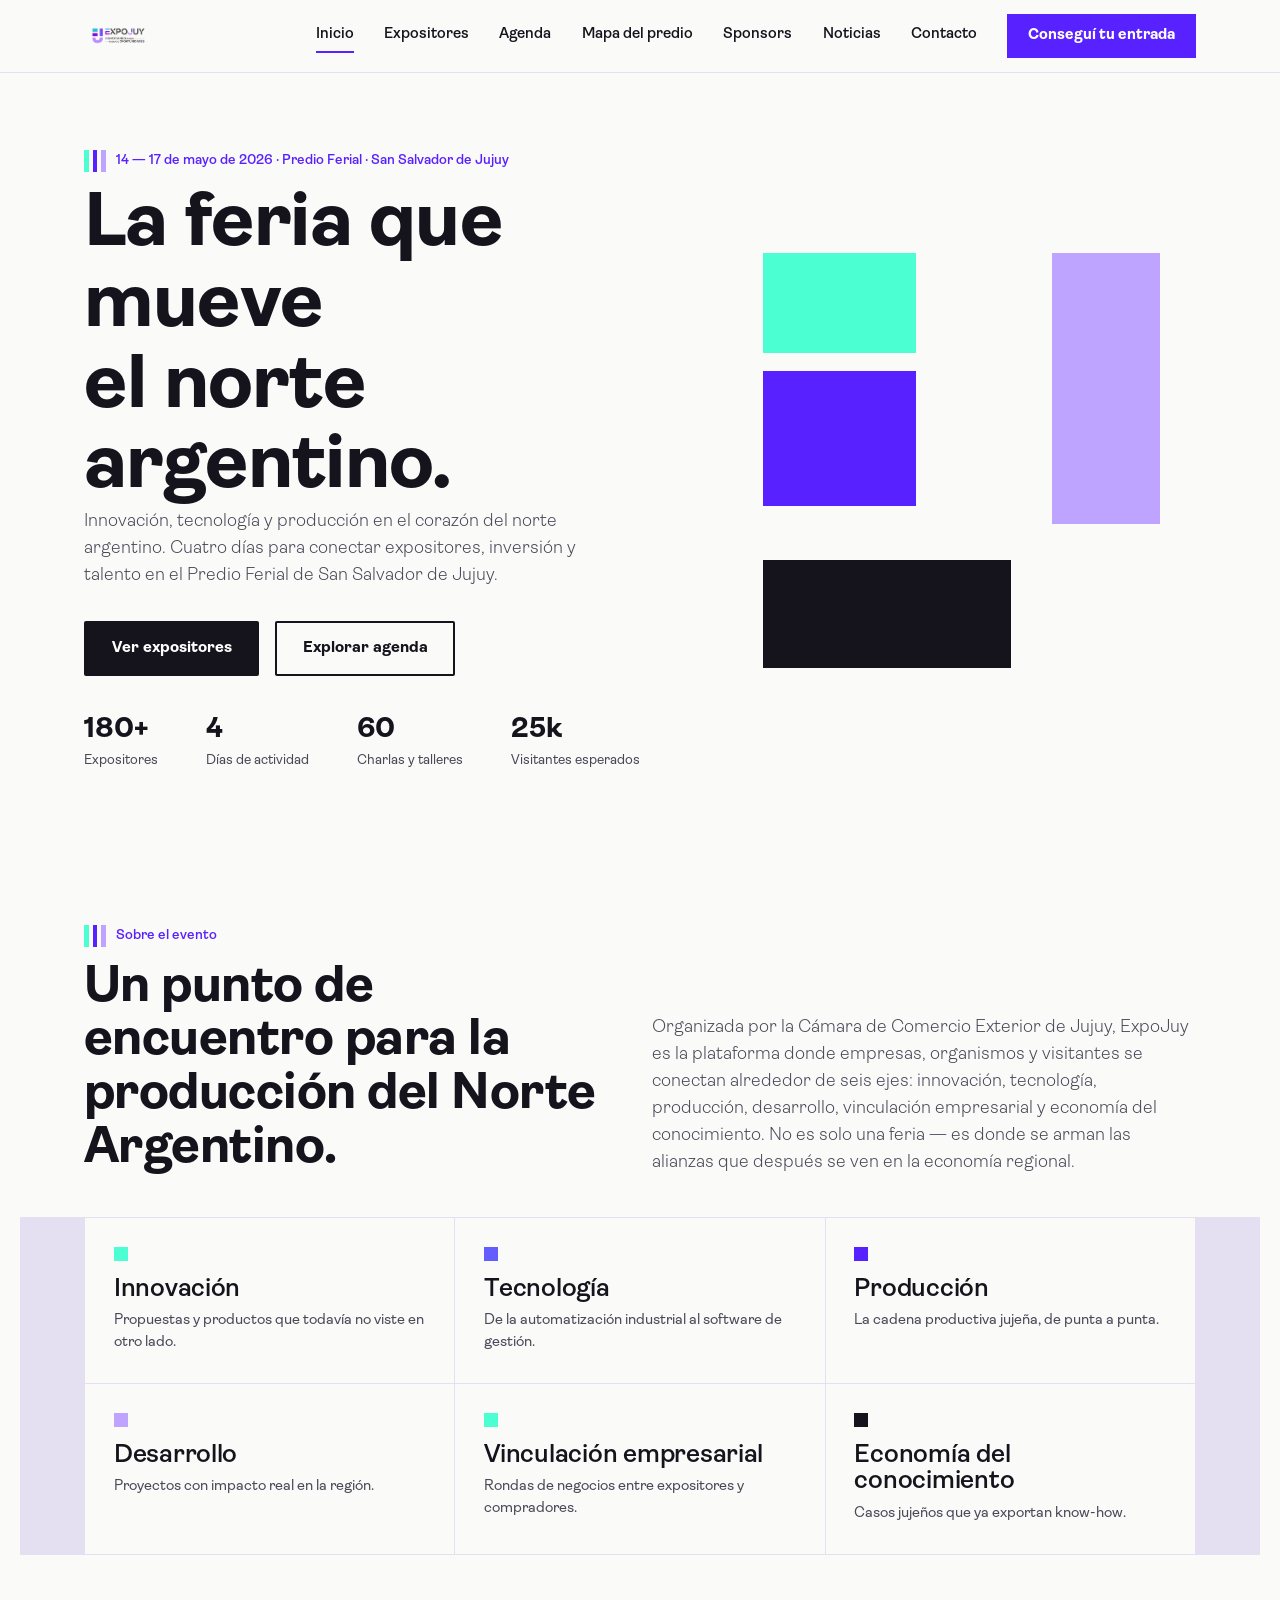
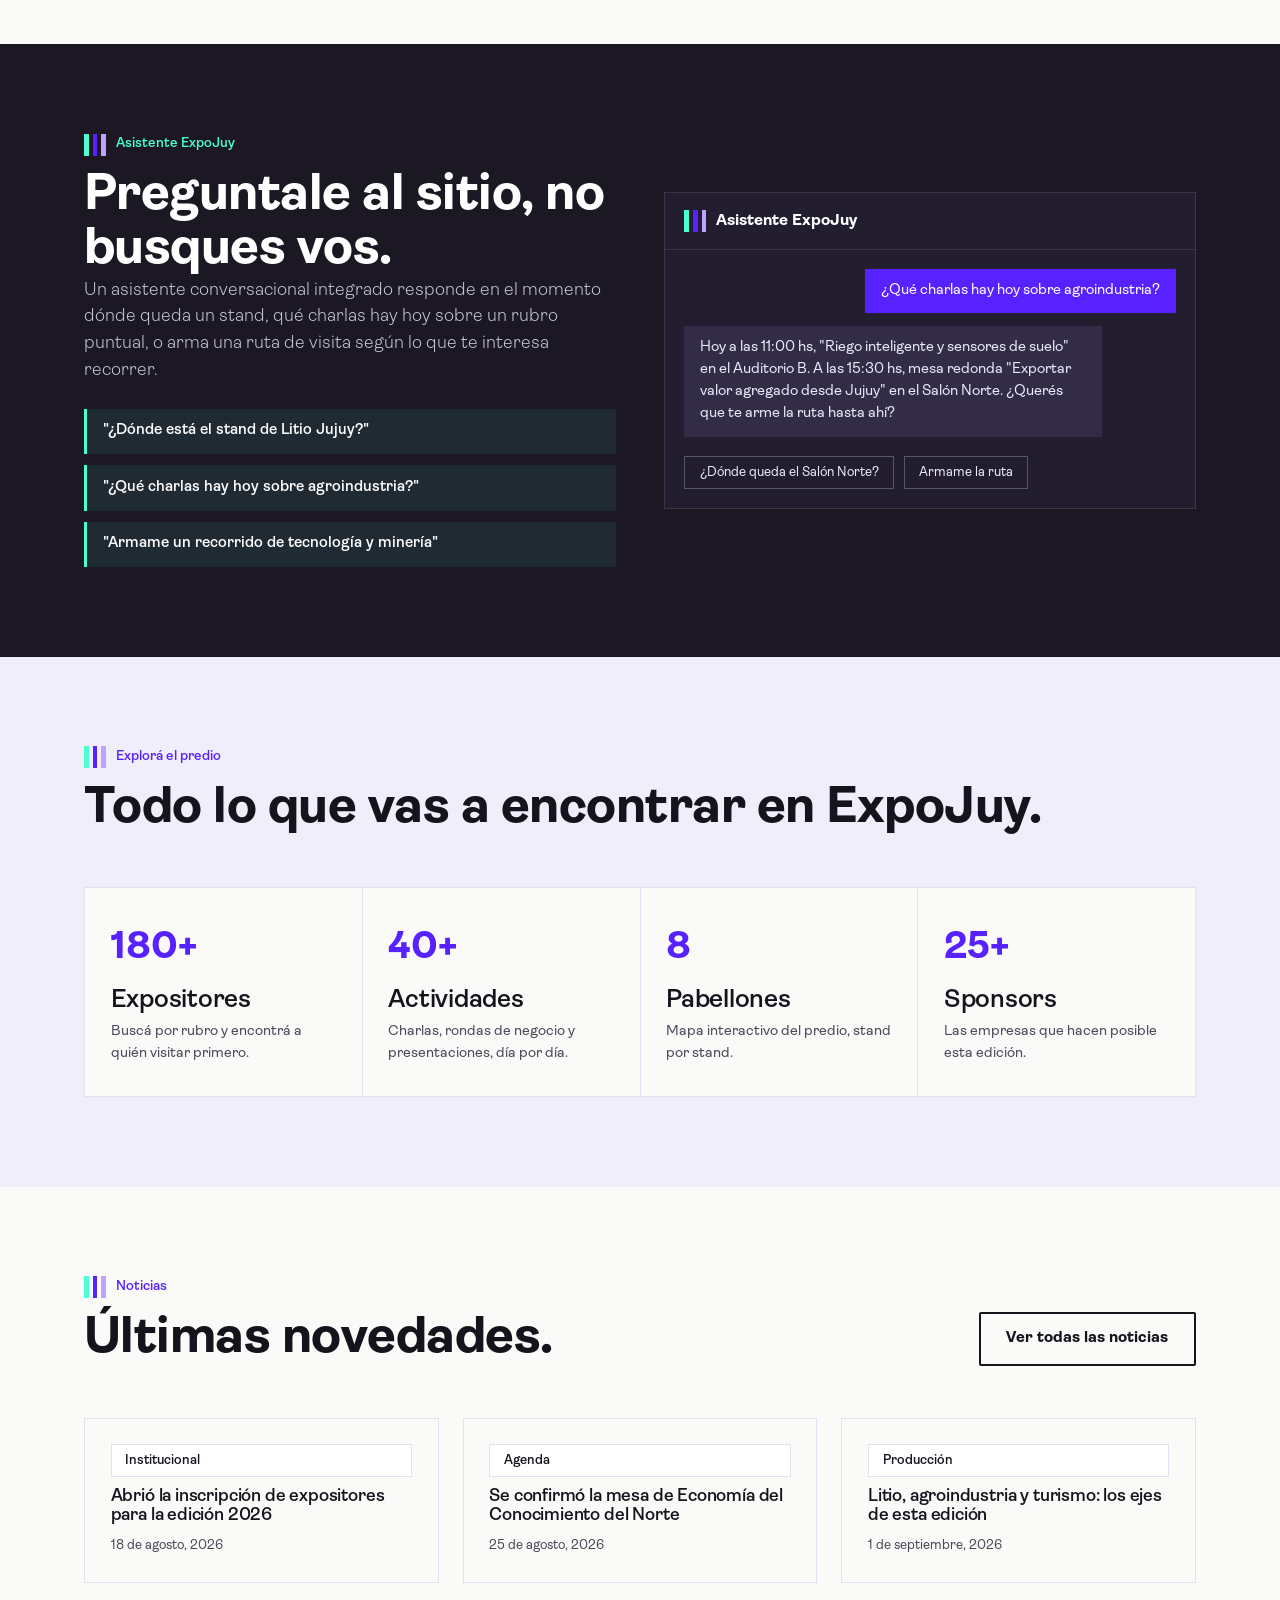
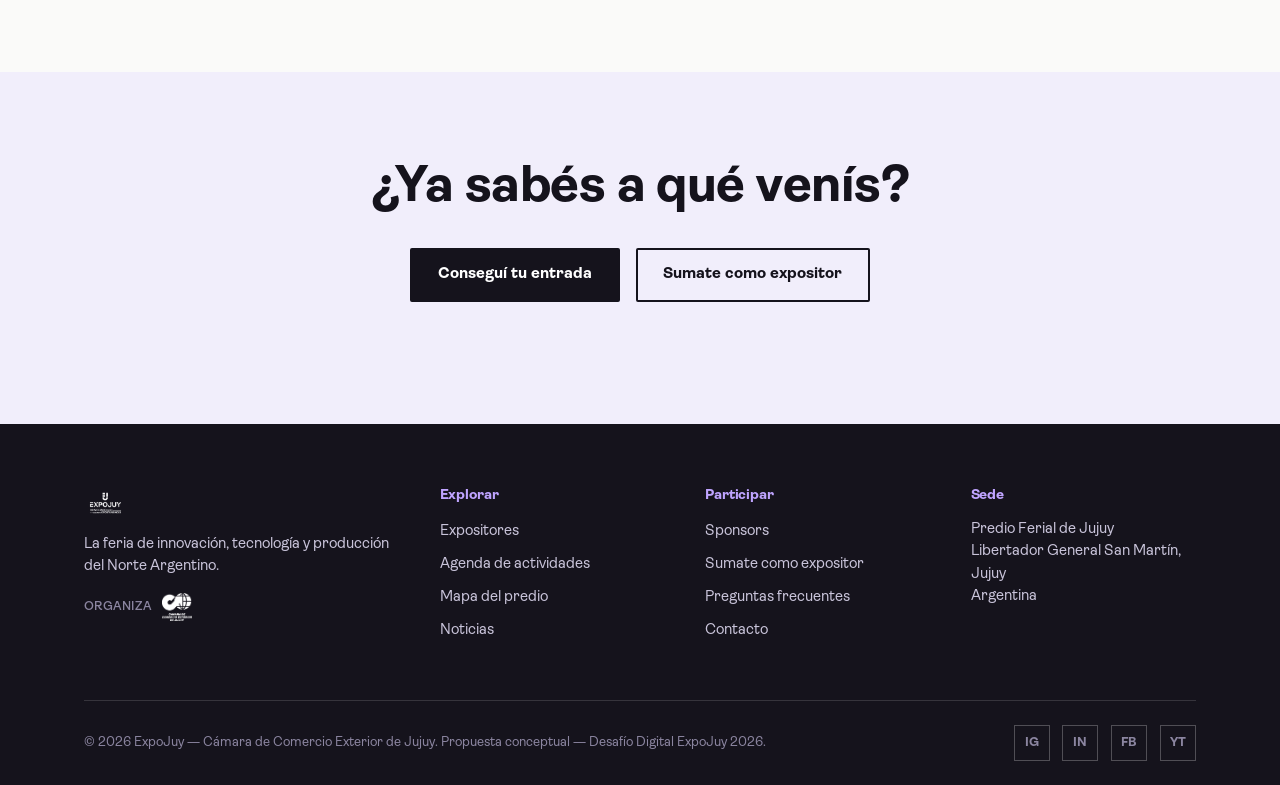
<file: index.html>
<!doctype html>
<html lang="es">
  <head>
    <meta charset="UTF-8" />
    <meta name="viewport" content="width=device-width, initial-scale=1.0" />
    <title>Inicio · ExpoJuy 2026</title>
    <meta
      name="description"
      content="ExpoJuy 2026 — Feria de innovación, tecnología y producción del Norte Argentino."
    />
    <link
      rel="icon"
      href="assets/img/expojuy26_isologotipo.png"
      type="image/png"
    />
    <link rel="stylesheet" href="css/style.css" />
  </head>
  <body>
    <a class="skip-link" href="#main">Saltar al contenido</a>
    <header class="site-header">
      <div class="header-row">
        <a
          class="logo-link"
          href="index.html"
          aria-label="ExpoJuy 2026 - Inicio"
        >
          <img
            src="assets/img/expojuy26_horizontal.png"
            alt="ExpoJuy 2026 - Conectando países, creando oportunidades"
          />
        </a>
        <nav class="main-nav" id="main-nav">
          <a href="index.html" aria-current="page">Inicio</a
          ><a href="expositores.html">Expositores</a
          ><a href="agenda.html">Agenda</a
          ><a href="mapa.html">Mapa del predio</a
          ><a href="sponsors.html">Sponsors</a
          ><a href="noticias.html">Noticias</a
          ><a href="contacto.html">Contacto</a>
          <a class="nav-cta" href="contacto.html#entradas"
            >Conseguí tu entrada</a
          >
        </nav>
        <button
          class="nav-toggle"
          id="nav-toggle"
          aria-label="Abrir menú"
          aria-expanded="false"
          aria-controls="main-nav"
        >
          <span></span>
        </button>
      </div>
    </header>
    <main id="main">
      <section class="hero">
        <div class="container hero-grid">
          <div class="hero-copy">
            <div class="eyebrow">
              <span class="blockmark"
                ><span></span><span></span><span></span
              ></span>
              14 — 17 de mayo de 2026 · Predio Ferial · San Salvador de Jujuy
            </div>
            <h1>La feria que mueve<br />el norte argentino.</h1>
            <p class="lede">
              Innovación, tecnología y producción en el corazón del norte argentino. Cuatro días para conectar expositores, inversión y talento en el Predio Ferial de San Salvador de Jujuy.
            </p>
            <div class="hero-actions">
              <a class="btn btn-primary" href="expositores.html"
                >Ver expositores</a
              >
              <a class="btn btn-ghost" href="agenda.html"
                >Explorar agenda</a
              >
            </div>
            <div class="hero-stats">
              <div><strong>180+</strong><span>Expositores</span></div>
              <div><strong>4</strong><span>Días de actividad</span></div>
              <div><strong>60</strong><span>Charlas y talleres</span></div>
              <div><strong>25k</strong><span>Visitantes esperados</span></div>
            </div>
          </div>
          <div class="hero-art" aria-hidden="true">
            <div class="art-block b-mint"></div>
            <div class="art-block b-violet"></div>
            <div class="art-block b-lavender"></div>
            <div class="art-block b-ink"></div>
          </div>
        </div>
      </section>

      <section class="section" id="sobre">
        <div class="container about-grid">
          <div>
            <div class="eyebrow">
              <span class="blockmark"
                ><span></span><span></span><span></span
              ></span>
              Sobre el evento
            </div>
            <h2>
              Un punto de encuentro para la producción del Norte Argentino.
            </h2>
          </div>
          <p class="lede">
            Organizada por la Cámara de Comercio Exterior de Jujuy, ExpoJuy es
            la plataforma donde empresas, organismos y visitantes se conectan
            alrededor de seis ejes: innovación, tecnología, producción,
            desarrollo, vinculación empresarial y economía del conocimiento. No
            es solo una feria — es donde se arman las alianzas que después se
            ven en la economía regional.
          </p>
        </div>
        <div class="container values-grid">
          <div class="value-card">
            <span class="v-dot" style="background: var(--mint)"></span>
            <h3>Innovación</h3>
            <p>Propuestas y productos que todavía no viste en otro lado.</p>
          </div>
          <div class="value-card">
            <span class="v-dot" style="background: var(--blue)"></span>
            <h3>Tecnología</h3>
            <p>De la automatización industrial al software de gestión.</p>
          </div>
          <div class="value-card">
            <span class="v-dot" style="background: var(--violet)"></span>
            <h3>Producción</h3>
            <p>La cadena productiva jujeña, de punta a punta.</p>
          </div>
          <div class="value-card">
            <span class="v-dot" style="background: var(--lavender)"></span>
            <h3>Desarrollo</h3>
            <p>Proyectos con impacto real en la región.</p>
          </div>
          <div class="value-card">
            <span class="v-dot" style="background: var(--mint)"></span>
            <h3>Vinculación empresarial</h3>
            <p>Rondas de negocios entre expositores y compradores.</p>
          </div>
          <div class="value-card">
            <span class="v-dot" style="background: var(--ink)"></span>
            <h3>Economía del conocimiento</h3>
            <p>Casos jujeños que ya exportan know-how.</p>
          </div>
        </div>
      </section>

      <section class="section section-dark">
        <div class="container assistant-grid">
          <div>
            <div class="eyebrow" style="color: var(--mint)">
              <span class="blockmark"
                ><span></span><span></span><span></span
              ></span>
              Asistente ExpoJuy
            </div>
            <h2>Preguntale al sitio, no busques vos.</h2>
            <p class="lede" style="color: #c9c4da">
              Un asistente conversacional integrado responde en el momento dónde
              queda un stand, qué charlas hay hoy sobre un rubro puntual, o arma
              una ruta de visita según lo que te interesa recorrer.
            </p>
            <ul class="assistant-list">
              <li>"¿Dónde está el stand de Litio Jujuy?"</li>
              <li>"¿Qué charlas hay hoy sobre agroindustria?"</li>
              <li>"Armame un recorrido de tecnología y minería"</li>
            </ul>
          </div>
          <div class="chat-mock">
            <div class="chat-head">
              <span class="blockmark"
                ><span></span><span></span><span></span
              ></span>
              Asistente ExpoJuy
            </div>
            <div class="chat-body" id="chatBody">
              <div class="msg msg-user">
                ¿Qué charlas hay hoy sobre agroindustria?
              </div>
              <div class="msg msg-bot">
                Hoy a las 11:00 hs, "Riego inteligente y sensores de suelo" en
                el Auditorio B. A las 15:30 hs, mesa redonda "Exportar valor
                agregado desde Jujuy" en el Salón Norte. ¿Querés que te arme la
                ruta hasta ahí?
              </div>
            </div>
            <div class="chat-suggestions">
              <button data-q="mapa">¿Dónde queda el Salón Norte?</button>
              <button data-q="ruta">Armame la ruta</button>
            </div>
          </div>
        </div>
      </section>

      <section class="section section-tint">
        <div class="container">
          <div class="section-head">
            <div>
              <div class="eyebrow">
                <span class="blockmark"
                  ><span></span><span></span><span></span
                ></span>
                Explorá el predio
              </div>
              <h2>Todo lo que vas a encontrar en ExpoJuy.</h2>
            </div>
          </div>
          <div class="preview-grid">
            <a class="preview-card" href="expositores.html">
              <span class="preview-num">180+</span>
              <h3>Expositores</h3>
              <p>Buscá por rubro y encontrá a quién visitar primero.</p>
            </a>
            <a class="preview-card" href="agenda.html">
              <span class="preview-num">40+</span>
              <h3>Actividades</h3>
              <p>Charlas, rondas de negocio y presentaciones, día por día.</p>
            </a>
            <a class="preview-card" href="mapa.html">
              <span class="preview-num">8</span>
              <h3>Pabellones</h3>
              <p>Mapa interactivo del predio, stand por stand.</p>
            </a>
            <a class="preview-card" href="sponsors.html">
              <span class="preview-num">25+</span>
              <h3>Sponsors</h3>
              <p>Las empresas que hacen posible esta edición.</p>
            </a>
          </div>
        </div>
      </section>

      <section class="section">
        <div class="container">
          <div class="section-head">
            <div>
              <div class="eyebrow">
                <span class="blockmark"
                  ><span></span><span></span><span></span
                ></span>
                Noticias
              </div>
              <h2>Últimas novedades.</h2>
            </div>
            <a class="btn btn-ghost" href="noticias.html"
              >Ver todas las noticias</a
            >
          </div>
          <div class="news-grid">
            <a class="news-card" href="noticias.html">
              <span class="chip">Institucional</span>
              <h3>Abrió la inscripción de expositores para la edición 2026</h3>
              <span class="news-date">18 de agosto, 2026</span>
            </a>
            <a class="news-card" href="noticias.html">
              <span class="chip">Agenda</span>
              <h3>
                Se confirmó la mesa de Economía del Conocimiento del Norte
              </h3>
              <span class="news-date">25 de agosto, 2026</span>
            </a>
            <a class="news-card" href="noticias.html">
              <span class="chip">Producción</span>
              <h3>Litio, agroindustria y turismo: los ejes de esta edición</h3>
              <span class="news-date">1 de septiembre, 2026</span>
            </a>
          </div>
        </div>
      </section>

      <section class="section section-tint cta-band">
        <div class="container cta-band-inner">
          <h2>¿Ya sabés a qué venís?</h2>
          <div class="hero-actions">
            <a class="btn btn-primary" href="contacto.html#entradas"
              >Conseguí tu entrada</a
            >
            <a class="btn btn-ghost" href="contacto.html#expositor"
              >Sumate como expositor</a
            >
          </div>
        </div>
      </section>
    </main>
    <footer class="site-footer">
      <div class="container">
        <div class="footer-grid">
          <div>
            <img
              src="assets/img/expojuy26.png"
              alt="ExpoJuy 2026"
              style="
                height: 30px;
                filter: brightness(0) invert(1);
                margin-bottom: 1rem;
              "
            />
            <p>
              La feria de innovación, tecnología y producción del Norte
              Argentino.
            </p>
            <div class="organiza-row">
              <span>Organiza</span>
              <img
                src="assets/img/logo_camcomext.png"
                alt="Cámara de Comercio Exterior de Jujuy"
                style="height: 28px; filter: brightness(0) invert(1)"
              />
            </div>
          </div>
          <div>
            <h4>Explorar</h4>
            <ul>
              <li><a href="expositores.html">Expositores</a></li>
              <li><a href="agenda.html">Agenda de actividades</a></li>
              <li><a href="mapa.html">Mapa del predio</a></li>
              <li><a href="noticias.html">Noticias</a></li>
            </ul>
          </div>
          <div>
            <h4>Participar</h4>
            <ul>
              <li><a href="sponsors.html">Sponsors</a></li>
              <li>
                <a href="contacto.html#expositor">Sumate como expositor</a>
              </li>
              <li><a href="contacto.html#faq">Preguntas frecuentes</a></li>
              <li><a href="contacto.html">Contacto</a></li>
            </ul>
          </div>
          <div>
            <h4>Sede</h4>
            <p>
              Predio Ferial de Jujuy<br />Libertador General San Martín,
              Jujuy<br />Argentina
            </p>
          </div>
        </div>
        <div class="footer-bottom">
          <span
            >© 2026 ExpoJuy — Cámara de Comercio Exterior de Jujuy. Propuesta
            conceptual — Desafío Digital ExpoJuy 2026.</span
          >
          <div class="social-row">
            <a href="#" aria-label="Instagram">IG</a>
            <a href="#" aria-label="LinkedIn">IN</a>
            <a href="#" aria-label="Facebook">FB</a>
            <a href="#" aria-label="YouTube">YT</a>
          </div>
        </div>
      </div>
    </footer>
    <script src="js/main.js"></script>
  </body>
</html>
</file>
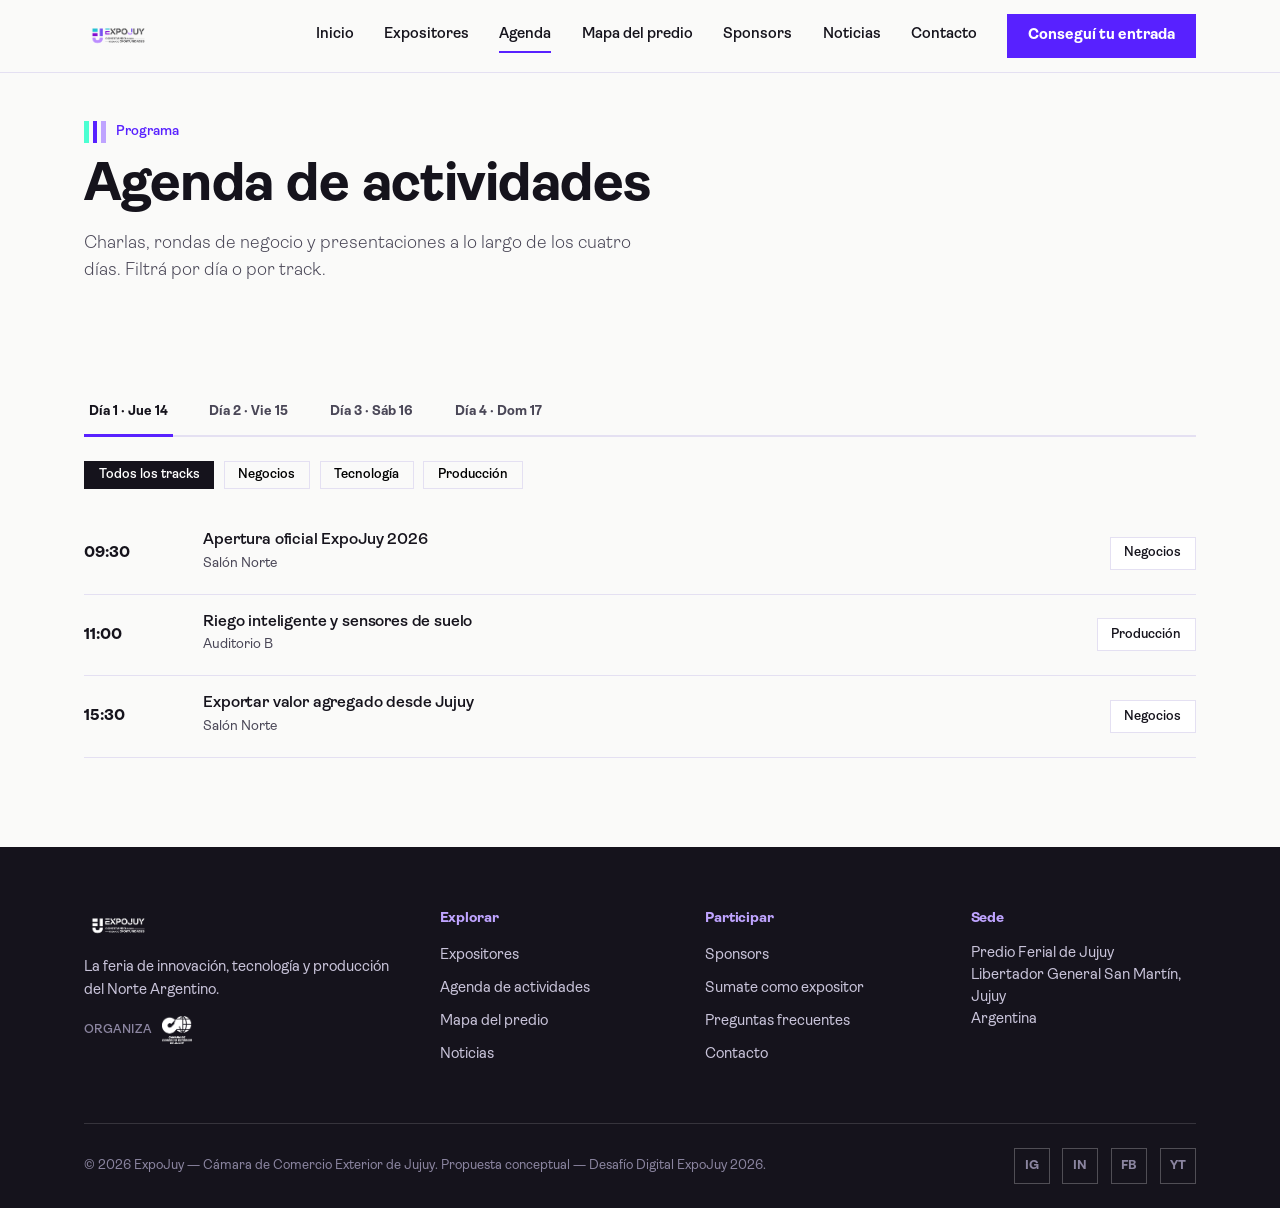
<file: agenda.html>
<!doctype html>
<html lang="es">
  <head>
    <meta charset="UTF-8" />
    <meta name="viewport" content="width=device-width, initial-scale=1.0" />
    <title>Agenda de actividades · ExpoJuy 2026</title>
    <meta
      name="description"
      content="Agenda de charlas y actividades de ExpoJuy 2026, día por día."
    />
    <link rel="icon" href="assets/img/expojuy26_isologotipo.png" type="image/png" />
    <link rel="stylesheet" href="css/style.css" />
  </head>
  <body>
    <a class="skip-link" href="#main">Saltar al contenido</a>
    <header class="site-header">
      <div class="header-row">
        <a
          class="logo-link"
          href="index.html"
          aria-label="ExpoJuy 2026 - Inicio"
        >
          <img
            src="assets/img/expojuy26_horizontal.png"
            alt="ExpoJuy 2026 - Conectando países, creando oportunidades"
          />
        </a>
        <nav class="main-nav" id="main-nav">
          <a href="index.html">Inicio</a
          ><a href="expositores.html">Expositores</a
          ><a href="agenda.html" aria-current="page">Agenda</a
          ><a href="mapa.html">Mapa del predio</a
          ><a href="sponsors.html">Sponsors</a
          ><a href="noticias.html">Noticias</a
          ><a href="contacto.html">Contacto</a>
          <a class="nav-cta" href="contacto.html#entradas"
            >Conseguí tu entrada</a
          >
        </nav>
        <button
          class="nav-toggle"
          id="nav-toggle"
          aria-label="Abrir menú"
          aria-expanded="false"
          aria-controls="main-nav"
        >
          <span></span>
        </button>
      </div>
    </header>
    <main id="main">
      <section class="page-head">
        <div class="container">
          <div class="eyebrow">
            <span class="blockmark"
              ><span></span><span></span><span></span
            ></span>
            Programa
          </div>
          <h1>Agenda de actividades</h1>
          <p class="lede">
            Charlas, rondas de negocio y presentaciones a lo largo de los cuatro
            días. Filtrá por día o por track.
          </p>
        </div>
      </section>

      <section class="section">
        <div class="container">
          <div class="day-tabs" id="dayTabs" role="tablist">
            <button
              class="day-tab is-active"
              data-day="1"
              role="tab"
              aria-selected="true"
            >
              Día 1 · Jue 14
            </button>
            <button
              class="day-tab"
              data-day="2"
              role="tab"
              aria-selected="false"
            >
              Día 2 · Vie 15
            </button>
            <button
              class="day-tab"
              data-day="3"
              role="tab"
              aria-selected="false"
            >
              Día 3 · Sáb 16
            </button>
            <button
              class="day-tab"
              data-day="4"
              role="tab"
              aria-selected="false"
            >
              Día 4 · Dom 17
            </button>
          </div>
          <div class="chip-row" id="trackRow" style="margin: 1.5rem 0 0.5rem">
            <button class="chip is-active" data-track="todos">
              Todos los tracks
            </button>
            <button class="chip" data-track="negocios">Negocios</button>
            <button class="chip" data-track="tecnologia">Tecnología</button>
            <button class="chip" data-track="produccion">Producción</button>
          </div>
          <div class="agenda-list" id="agendaList">
            <!-- generado por JS a partir de datos mock -->
          </div>
        </div>
      </section>
    </main>
    <footer class="site-footer">
      <div class="container">
        <div class="footer-grid">
          <div>
            <img
              src="assets/img/expojuy26_horizontal.png"
              alt="ExpoJuy 2026"
              style="
                height: 30px;
                filter: brightness(0) invert(1);
                margin-bottom: 1rem;
              "
            />
            <p>
              La feria de innovación, tecnología y producción del Norte
              Argentino.
            </p>
            <div class="organiza-row">
              <span>Organiza</span>
              <img
                src="assets/img/logo_camcomext.png"
                alt="Cámara de Comercio Exterior de Jujuy"
                style="height: 28px; filter: brightness(0) invert(1)"
              />
            </div>
          </div>
          <div>
            <h4>Explorar</h4>
            <ul>
              <li><a href="expositores.html">Expositores</a></li>
              <li><a href="agenda.html">Agenda de actividades</a></li>
              <li><a href="mapa.html">Mapa del predio</a></li>
              <li><a href="noticias.html">Noticias</a></li>
            </ul>
          </div>
          <div>
            <h4>Participar</h4>
            <ul>
              <li><a href="sponsors.html">Sponsors</a></li>
              <li>
                <a href="contacto.html#expositor">Sumate como expositor</a>
              </li>
              <li><a href="contacto.html#faq">Preguntas frecuentes</a></li>
              <li><a href="contacto.html">Contacto</a></li>
            </ul>
          </div>
          <div>
            <h4>Sede</h4>
            <p>
              Predio Ferial de Jujuy<br />Libertador General San Martín,
              Jujuy<br />Argentina
            </p>
          </div>
        </div>
        <div class="footer-bottom">
          <span
            >© 2026 ExpoJuy — Cámara de Comercio Exterior de Jujuy. Propuesta
            conceptual — Desafío Digital ExpoJuy 2026.</span
          >
          <div class="social-row">
            <a href="#" aria-label="Instagram">IG</a>
            <a href="#" aria-label="LinkedIn">IN</a>
            <a href="#" aria-label="Facebook">FB</a>
            <a href="#" aria-label="YouTube">YT</a>
          </div>
        </div>
      </div>
    </footer>
    <script src="js/main.js"></script>
  </body>
</html>
</file>
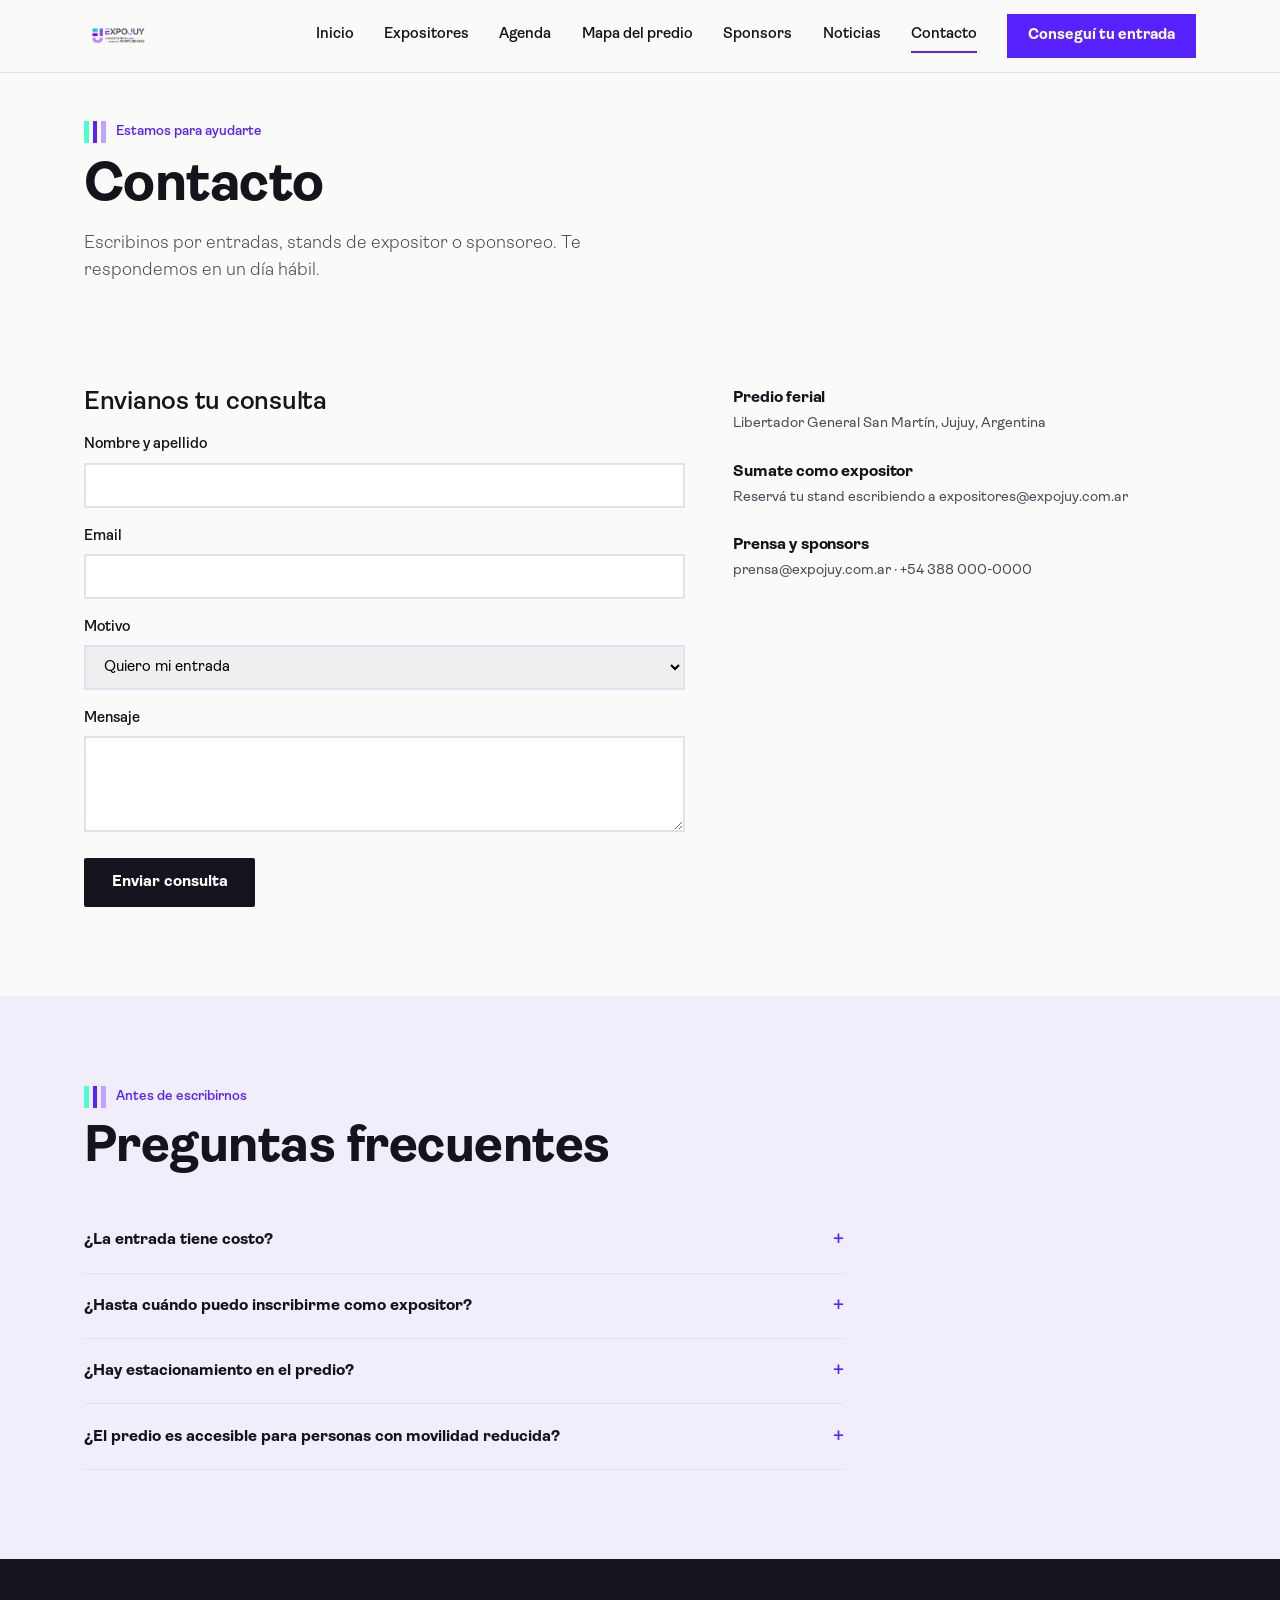
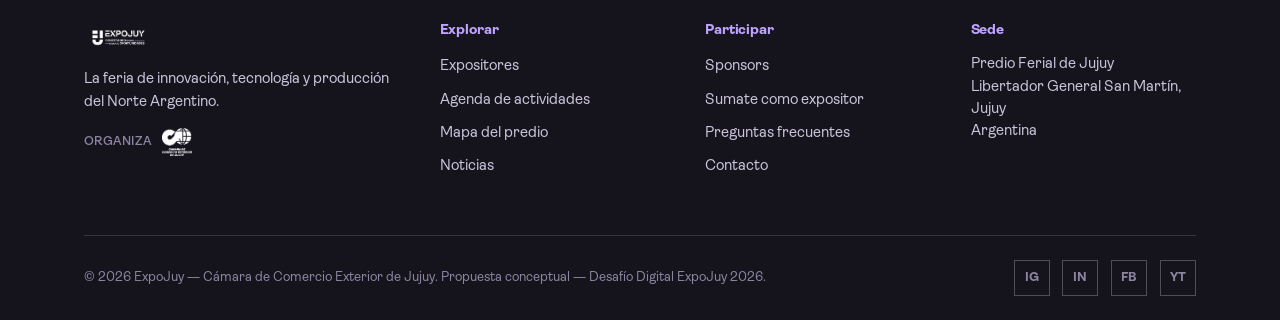
<file: contacto.html>
<!doctype html>
<html lang="es">
  <head>
    <meta charset="UTF-8" />
    <meta name="viewport" content="width=device-width, initial-scale=1.0" />
    <title>Contacto · ExpoJuy 2026</title>
    <meta
      name="description"
      content="Contacto, entradas e inscripción de expositores para ExpoJuy 2026."
    />
    <link rel="icon" href="assets/img/expojuy26_isologotipo.png" type="image/png" />
    <link rel="stylesheet" href="css/style.css" />
  </head>
  <body>
    <a class="skip-link" href="#main">Saltar al contenido</a>
    <header class="site-header">
      <div class="header-row">
        <a
          class="logo-link"
          href="index.html"
          aria-label="ExpoJuy 2026 - Inicio"
        >
          <img
            src="assets/img/expojuy26_horizontal.png"
            alt="ExpoJuy 2026 - Conectando países, creando oportunidades"
          />
        </a>
        <nav class="main-nav" id="main-nav">
          <a href="index.html">Inicio</a
          ><a href="expositores.html">Expositores</a
          ><a href="agenda.html">Agenda</a
          ><a href="mapa.html">Mapa del predio</a
          ><a href="sponsors.html">Sponsors</a
          ><a href="noticias.html">Noticias</a
          ><a href="contacto.html" aria-current="page">Contacto</a>
          <a class="nav-cta" href="contacto.html#entradas"
            >Conseguí tu entrada</a
          >
        </nav>
        <button
          class="nav-toggle"
          id="nav-toggle"
          aria-label="Abrir menú"
          aria-expanded="false"
          aria-controls="main-nav"
        >
          <span></span>
        </button>
      </div>
    </header>
    <main id="main">
      <section class="page-head">
        <div class="container">
          <div class="eyebrow">
            <span class="blockmark"
              ><span></span><span></span><span></span
            ></span>
            Estamos para ayudarte
          </div>
          <h1>Contacto</h1>
          <p class="lede">
            Escribinos por entradas, stands de expositor o sponsoreo. Te
            respondemos en un día hábil.
          </p>
        </div>
      </section>

      <section class="section" id="entradas">
        <div class="container contact-grid">
          <form class="contact-form" id="contactForm">
            <h3>Envianos tu consulta</h3>
            <label>Nombre y apellido<input type="text" required /></label>
            <label>Email<input type="email" required /></label>
            <label
              >Motivo
              <select>
                <option>Quiero mi entrada</option>
                <option>Quiero ser expositor</option>
                <option>Quiero ser sponsor</option>
                <option>Prensa</option>
                <option>Otro</option>
              </select>
            </label>
            <label>Mensaje<textarea rows="4"></textarea></label>
            <button type="submit" class="btn btn-primary">
              Enviar consulta
            </button>
            <div id="formSuccess" hidden>
              <h3 style="color: var(--violet); margin-bottom: 0.5rem">¡Mensaje enviado!</h3>
              <p>Gracias por escribirnos. El equipo de ExpoJuy 2026 te va a responder a la brevedad.</p>
              <button type="button" class="btn btn-ghost" style="margin-top: 1rem" id="formResetBtn">Enviar otro mensaje</button>
            </div>
          </form>
          <div class="contact-info">
            <div class="info-block">
              <h4>Predio ferial</h4>
              <p>Libertador General San Martín, Jujuy, Argentina</p>
            </div>
            <div class="info-block" id="expositor">
              <h4>Sumate como expositor</h4>
              <p>Reservá tu stand escribiendo a expositores@expojuy.com.ar</p>
            </div>
            <div class="info-block">
              <h4>Prensa y sponsors</h4>
              <p>prensa@expojuy.com.ar · +54 388 000-0000</p>
            </div>
          </div>
        </div>
      </section>

      <section class="section section-tint" id="faq">
        <div class="container">
          <div class="eyebrow">
            <span class="blockmark"
              ><span></span><span></span><span></span
            ></span>
            Antes de escribirnos
          </div>
          <h2>Preguntas frecuentes</h2>
          <div class="faq-list" id="faqList">
            <div class="faq-item">
              <button class="faq-q" aria-expanded="false">
                ¿La entrada tiene costo?
              </button>
              <div class="faq-a">
                <p>
                  El ingreso general es gratuito. Algunas actividades con cupo
                  limitado requieren inscripción previa desde la agenda.
                </p>
              </div>
            </div>
            <div class="faq-item">
              <button class="faq-q" aria-expanded="false">
                ¿Hasta cuándo puedo inscribirme como expositor?
              </button>
              <div class="faq-a">
                <p>
                  La inscripción de expositores cierra 30 días antes del evento
                  o cuando se agoten los espacios disponibles por pabellón.
                </p>
              </div>
            </div>
            <div class="faq-item">
              <button class="faq-q" aria-expanded="false">
                ¿Hay estacionamiento en el predio?
              </button>
              <div class="faq-a">
                <p>
                  Sí, el predio cuenta con playa de estacionamiento gratuita
                  para visitantes y un sector diferenciado para expositores.
                </p>
              </div>
            </div>
            <div class="faq-item">
              <button class="faq-q" aria-expanded="false">
                ¿El predio es accesible para personas con movilidad reducida?
              </button>
              <div class="faq-a">
                <p>
                  Sí, todos los pabellones y auditorios cuentan con accesos e
                  ingresos adaptados.
                </p>
              </div>
            </div>
          </div>
        </div>
      </section>
    </main>
    <footer class="site-footer">
      <div class="container">
        <div class="footer-grid">
          <div>
            <img
              src="assets/img/expojuy26_horizontal.png"
              alt="ExpoJuy 2026"
              style="
                height: 30px;
                filter: brightness(0) invert(1);
                margin-bottom: 1rem;
              "
            />
            <p>
              La feria de innovación, tecnología y producción del Norte
              Argentino.
            </p>
            <div class="organiza-row">
              <span>Organiza</span>
              <img
                src="assets/img/logo_camcomext.png"
                alt="Cámara de Comercio Exterior de Jujuy"
                style="height: 28px; filter: brightness(0) invert(1)"
              />
            </div>
          </div>
          <div>
            <h4>Explorar</h4>
            <ul>
              <li><a href="expositores.html">Expositores</a></li>
              <li><a href="agenda.html">Agenda de actividades</a></li>
              <li><a href="mapa.html">Mapa del predio</a></li>
              <li><a href="noticias.html">Noticias</a></li>
            </ul>
          </div>
          <div>
            <h4>Participar</h4>
            <ul>
              <li><a href="sponsors.html">Sponsors</a></li>
              <li>
                <a href="contacto.html#expositor">Sumate como expositor</a>
              </li>
              <li><a href="contacto.html#faq">Preguntas frecuentes</a></li>
              <li><a href="contacto.html">Contacto</a></li>
            </ul>
          </div>
          <div>
            <h4>Sede</h4>
            <p>
              Predio Ferial de Jujuy<br />Libertador General San Martín,
              Jujuy<br />Argentina
            </p>
          </div>
        </div>
        <div class="footer-bottom">
          <span
            >© 2026 ExpoJuy — Cámara de Comercio Exterior de Jujuy. Propuesta
            conceptual — Desafío Digital ExpoJuy 2026.</span
          >
          <div class="social-row">
            <a href="#" aria-label="Instagram">IG</a>
            <a href="#" aria-label="LinkedIn">IN</a>
            <a href="#" aria-label="Facebook">FB</a>
            <a href="#" aria-label="YouTube">YT</a>
          </div>
        </div>
      </div>
    </footer>
    <script src="js/main.js"></script>
  </body>
</html>
</file>
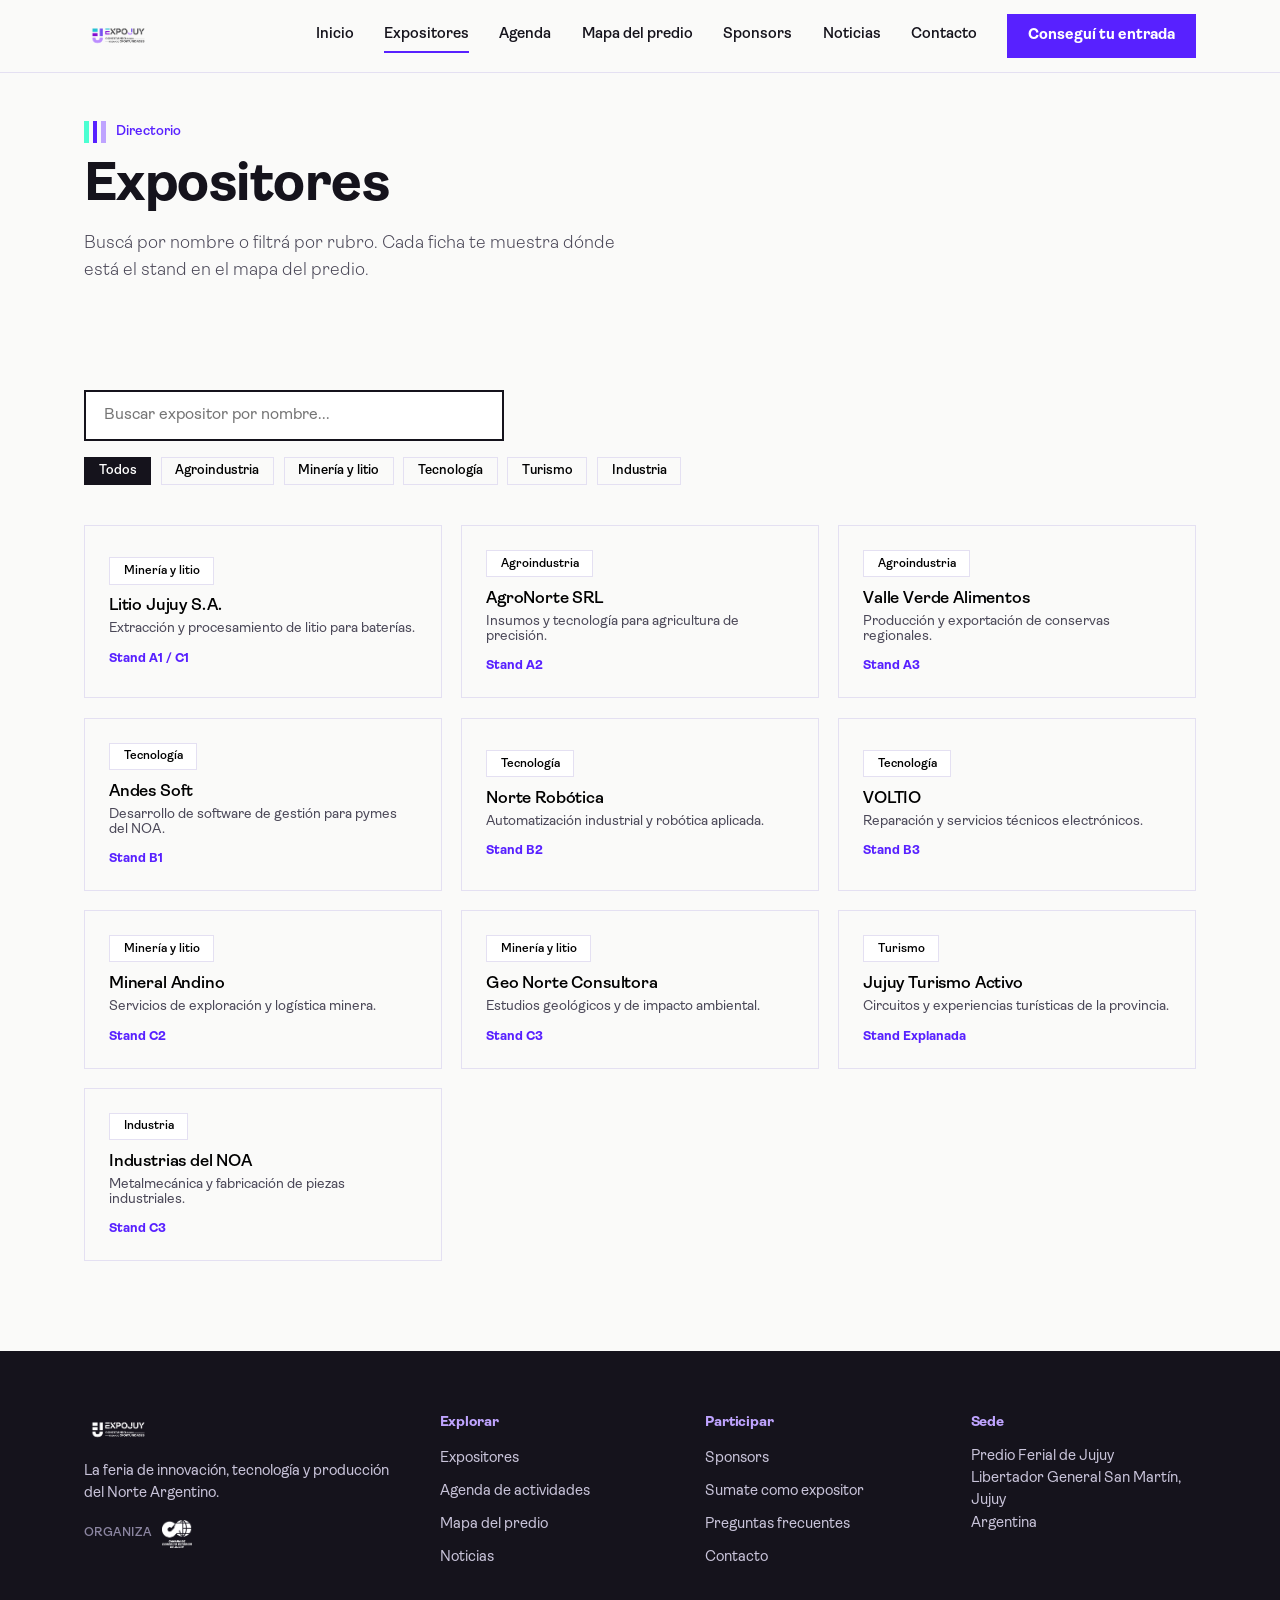
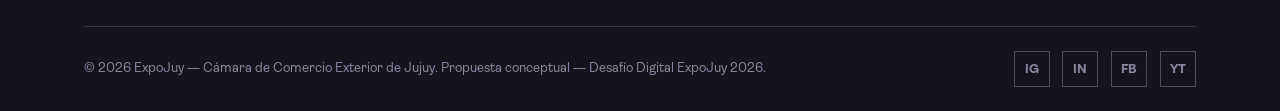
<file: expositores.html>
<!doctype html>
<html lang="es">
  <head>
    <meta charset="UTF-8" />
    <meta name="viewport" content="width=device-width, initial-scale=1.0" />
    <title>Expositores · ExpoJuy 2026</title>
    <meta
      name="description"
      content="Directorio de expositores de ExpoJuy 2026, filtrable por rubro."
    />
    <link
      rel="icon"
      href="assets/img/expojuy26_isologotipo.png"
      type="image/png"
    />
    <link rel="stylesheet" href="css/style.css" />
  </head>
  <body>
    <a class="skip-link" href="#main">Saltar al contenido</a>
    <header class="site-header">
      <div class="header-row">
        <a
          class="logo-link"
          href="index.html"
          aria-label="ExpoJuy 2026 - Inicio"
        >
          <img
            src="assets/img/expojuy26_horizontal.png"
            alt="ExpoJuy 2026 - Conectando países, creando oportunidades"
          />
        </a>
        <nav class="main-nav" id="main-nav">
          <a href="index.html">Inicio</a
          ><a href="expositores.html" aria-current="page">Expositores</a
          ><a href="agenda.html">Agenda</a
          ><a href="mapa.html">Mapa del predio</a
          ><a href="sponsors.html">Sponsors</a
          ><a href="noticias.html">Noticias</a
          ><a href="contacto.html">Contacto</a>
          <a class="nav-cta" href="contacto.html#entradas"
            >Conseguí tu entrada</a
          >
        </nav>
        <button
          class="nav-toggle"
          id="nav-toggle"
          aria-label="Abrir menú"
          aria-expanded="false"
          aria-controls="main-nav"
        >
          <span></span>
        </button>
      </div>
    </header>
    <main id="main">
      <section class="page-head">
        <div class="container">
          <div class="eyebrow">
            <span class="blockmark"
              ><span></span><span></span><span></span
            ></span>
            Directorio
          </div>
          <h1>Expositores</h1>
          <p class="lede">
            Buscá por nombre o filtrá por rubro. Cada ficha te muestra dónde
            está el stand en el mapa del predio.
          </p>
        </div>
      </section>

      <section class="section">
        <div class="container">
          <div class="filter-bar">
            <input
              type="search"
              id="expoSearch"
              class="search-input"
              placeholder="Buscar expositor por nombre..."
            />
            <div class="chip-row" id="chipRow">
              <button class="chip is-active" data-filter="todos">Todos</button>
              <button class="chip" data-filter="agroindustria">
                Agroindustria
              </button>
              <button class="chip" data-filter="mineria">
                Minería y litio
              </button>
              <button class="chip" data-filter="tecnologia">Tecnología</button>
              <button class="chip" data-filter="turismo">Turismo</button>
              <button class="chip" data-filter="industria">Industria</button>
            </div>
          </div>

          <div class="expo-grid" id="expoGrid">
            <!-- las fichas se generan con JS a partir de datos mock, ver js/main.js -->
          </div>
          <p id="expoEmpty" class="empty-state" hidden>
            No encontramos expositores con ese filtro. Probá con otro rubro.
          </p>
        </div>
      </section>

      <div class="expo-modal" id="expoModal" hidden>
        <div class="expo-modal-card">
          <button
            class="expo-modal-close"
            id="expoModalClose"
            aria-label="Cerrar"
          >
            ×
          </button>
          <div id="expoModalBody"></div>
        </div>
      </div>
    </main>
    <footer class="site-footer">
      <div class="container">
        <div class="footer-grid">
          <div>
            <img
              src="assets/img/expojuy26_horizontal.png"
              alt="ExpoJuy 2026"
              style="
                height: 30px;
                filter: brightness(0) invert(1);
                margin-bottom: 1rem;
              "
            />
            <p>
              La feria de innovación, tecnología y producción del Norte
              Argentino.
            </p>
            <div class="organiza-row">
              <span>Organiza</span>
              <img
                src="assets/img/logo_camcomext.png"
                alt="Cámara de Comercio Exterior de Jujuy"
                style="height: 28px; filter: brightness(0) invert(1)"
              />
            </div>
          </div>
          <div>
            <h4>Explorar</h4>
            <ul>
              <li><a href="expositores.html">Expositores</a></li>
              <li><a href="agenda.html">Agenda de actividades</a></li>
              <li><a href="mapa.html">Mapa del predio</a></li>
              <li><a href="noticias.html">Noticias</a></li>
            </ul>
          </div>
          <div>
            <h4>Participar</h4>
            <ul>
              <li><a href="sponsors.html">Sponsors</a></li>
              <li>
                <a href="contacto.html#expositor">Sumate como expositor</a>
              </li>
              <li><a href="contacto.html#faq">Preguntas frecuentes</a></li>
              <li><a href="contacto.html">Contacto</a></li>
            </ul>
          </div>
          <div>
            <h4>Sede</h4>
            <p>
              Predio Ferial de Jujuy<br />Libertador General San Martín,
              Jujuy<br />Argentina
            </p>
          </div>
        </div>
        <div class="footer-bottom">
          <span
            >© 2026 ExpoJuy — Cámara de Comercio Exterior de Jujuy. Propuesta
            conceptual — Desafío Digital ExpoJuy 2026.</span
          >
          <div class="social-row">
            <a href="#" aria-label="Instagram">IG</a>
            <a href="#" aria-label="LinkedIn">IN</a>
            <a href="#" aria-label="Facebook">FB</a>
            <a href="#" aria-label="YouTube">YT</a>
          </div>
        </div>
      </div>
    </footer>
    <script src="js/main.js"></script>
  </body>
</html>
</file>
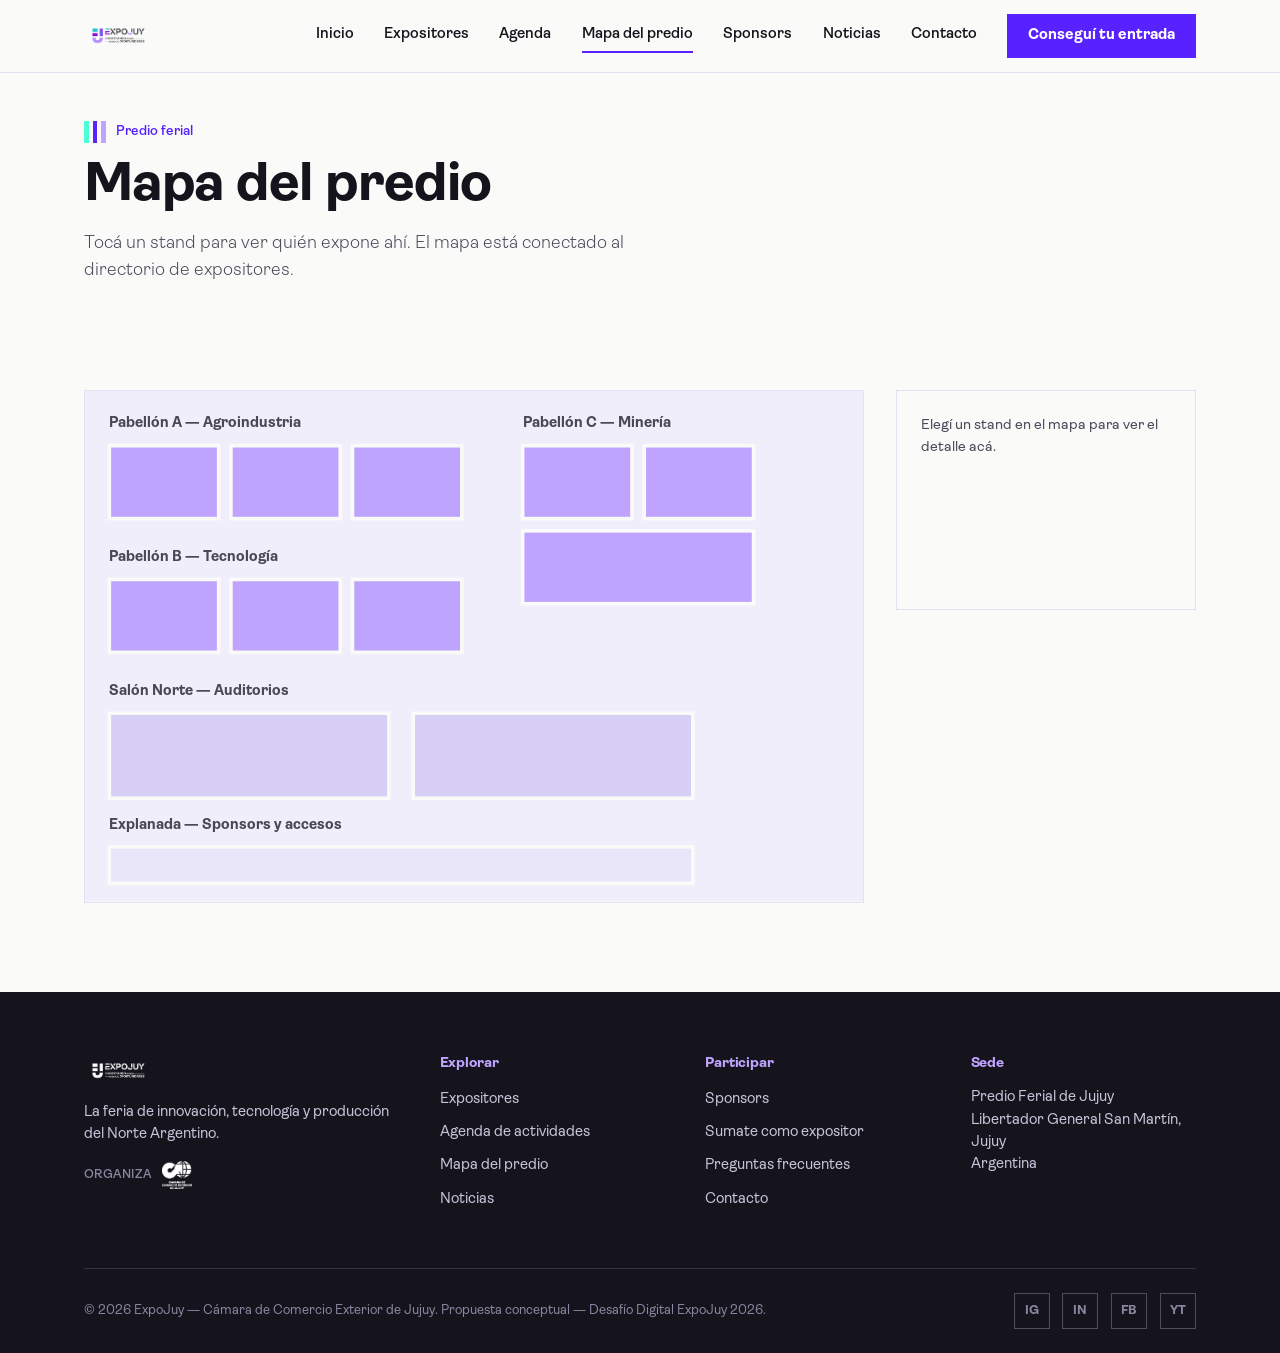
<file: mapa.html>
<!doctype html>
<html lang="es">
  <head>
    <meta charset="UTF-8" />
    <meta name="viewport" content="width=device-width, initial-scale=1.0" />
    <title>Mapa del predio · ExpoJuy 2026</title>
    <meta
      name="description"
      content="Mapa interactivo del predio ferial de ExpoJuy 2026."
    />
    <link
      rel="icon"
      href="assets/img/expojuy26_isologotipo.png"
      type="image/png"
    />
    <link rel="stylesheet" href="css/style.css" />
  </head>
  <body>
    <a class="skip-link" href="#main">Saltar al contenido</a>
    <header class="site-header">
      <div class="header-row">
        <a
          class="logo-link"
          href="index.html"
          aria-label="ExpoJuy 2026 - Inicio"
        >
          <img
            src="assets/img/expojuy26_horizontal.png"
            alt="ExpoJuy 2026 - Conectando países, creando oportunidades"
          />
        </a>
        <nav class="main-nav" id="main-nav">
          <a href="index.html">Inicio</a
          ><a href="expositores.html">Expositores</a
          ><a href="agenda.html">Agenda</a
          ><a href="mapa.html" aria-current="page">Mapa del predio</a
          ><a href="sponsors.html">Sponsors</a
          ><a href="noticias.html">Noticias</a
          ><a href="contacto.html">Contacto</a>
          <a class="nav-cta" href="contacto.html#entradas"
            >Conseguí tu entrada</a
          >
        </nav>
        <button
          class="nav-toggle"
          id="nav-toggle"
          aria-label="Abrir menú"
          aria-expanded="false"
          aria-controls="main-nav"
        >
          <span></span>
        </button>
      </div>
    </header>
    <main id="main">
      <section class="page-head">
        <div class="container">
          <div class="eyebrow">
            <span class="blockmark"
              ><span></span><span></span><span></span
            ></span>
            Predio ferial
          </div>
          <h1>Mapa del predio</h1>
          <p class="lede">
            Tocá un stand para ver quién expone ahí. El mapa está conectado al
            directorio de expositores.
          </p>
        </div>
      </section>

      <section class="section">
        <div class="container map-layout">
          <div class="map-wrap">
            <svg
              id="floorMap"
              viewBox="0 0 640 420"
              role="img"
              aria-label="Mapa interactivo del predio ferial"
            >
              <rect x="0" y="0" width="640" height="420" fill="#F1EEFB"></rect>
              <text x="20" y="30" class="map-label">
                Pabellón A — Agroindustria
              </text>
              <g class="stand-group" data-pav="A">
                <rect
                  class="stand"
                  data-stand="A1"
                  data-exp="litio-jujuy"
                  x="20"
                  y="45"
                  width="90"
                  height="60"
                ></rect>
                <rect
                  class="stand"
                  data-stand="A2"
                  data-exp="agronorte"
                  x="120"
                  y="45"
                  width="90"
                  height="60"
                ></rect>
                <rect
                  class="stand"
                  data-stand="A3"
                  data-exp="valle-verde"
                  x="220"
                  y="45"
                  width="90"
                  height="60"
                ></rect>
              </g>
              <text x="20" y="140" class="map-label">
                Pabellón B — Tecnología
              </text>
              <g class="stand-group" data-pav="B">
                <rect
                  class="stand"
                  data-stand="B1"
                  data-exp="andes-soft"
                  x="20"
                  y="155"
                  width="90"
                  height="60"
                ></rect>
                <rect
                  class="stand"
                  data-stand="B2"
                  data-exp="norte-robotica"
                  x="120"
                  y="155"
                  width="90"
                  height="60"
                ></rect>
                <rect
                  class="stand"
                  data-stand="B3"
                  data-exp="voltio"
                  x="220"
                  y="155"
                  width="90"
                  height="60"
                ></rect>
              </g>
              <text x="360" y="30" class="map-label">Pabellón C — Minería</text>
              <g class="stand-group" data-pav="C">
                <rect
                  class="stand"
                  data-stand="C1"
                  data-exp="litio-jujuy-2"
                  x="360"
                  y="45"
                  width="90"
                  height="60"
                ></rect>
                <rect
                  class="stand"
                  data-stand="C2"
                  data-exp="mineral-andino"
                  x="460"
                  y="45"
                  width="90"
                  height="60"
                ></rect>
                <rect
                  class="stand"
                  data-stand="C3"
                  data-exp="geo-norte"
                  x="360"
                  y="115"
                  width="190"
                  height="60"
                ></rect>
              </g>
              <text x="20" y="250" class="map-label">
                Salón Norte — Auditorios
              </text>
              <g class="stand-group" data-pav="AUD">
                <rect
                  class="stand stand-auditorio"
                  data-stand="AUD-B"
                  data-exp="auditorio-b"
                  x="20"
                  y="265"
                  width="230"
                  height="70"
                ></rect>
                <rect
                  class="stand stand-auditorio"
                  data-stand="AUD-N"
                  data-exp="salon-norte"
                  x="270"
                  y="265"
                  width="230"
                  height="70"
                ></rect>
              </g>
              <text x="20" y="360" class="map-label">
                Explanada — Sponsors y accesos
              </text>
              <rect
                class="stand stand-sponsor"
                data-stand="SP"
                data-exp="sponsors-zone"
                x="20"
                y="375"
                width="480"
                height="30"
              ></rect>
            </svg>
          </div>
          <aside class="map-panel" id="mapPanel">
            <p class="map-panel-hint">
              Elegí un stand en el mapa para ver el detalle acá.
            </p>
          </aside>
        </div>
      </section>
    </main>
    <footer class="site-footer">
      <div class="container">
        <div class="footer-grid">
          <div>
            <img
              src="assets/img/expojuy26_horizontal.png"
              alt="ExpoJuy 2026"
              style="
                height: 30px;
                filter: brightness(0) invert(1);
                margin-bottom: 1rem;
              "
            />
            <p>
              La feria de innovación, tecnología y producción del Norte
              Argentino.
            </p>
            <div class="organiza-row">
              <span>Organiza</span>
              <img
                src="assets/img/logo_camcomext.png"
                alt="Cámara de Comercio Exterior de Jujuy"
                style="height: 28px; filter: brightness(0) invert(1)"
              />
            </div>
          </div>
          <div>
            <h4>Explorar</h4>
            <ul>
              <li><a href="expositores.html">Expositores</a></li>
              <li><a href="agenda.html">Agenda de actividades</a></li>
              <li><a href="mapa.html">Mapa del predio</a></li>
              <li><a href="noticias.html">Noticias</a></li>
            </ul>
          </div>
          <div>
            <h4>Participar</h4>
            <ul>
              <li><a href="sponsors.html">Sponsors</a></li>
              <li>
                <a href="contacto.html#expositor">Sumate como expositor</a>
              </li>
              <li><a href="contacto.html#faq">Preguntas frecuentes</a></li>
              <li><a href="contacto.html">Contacto</a></li>
            </ul>
          </div>
          <div>
            <h4>Sede</h4>
            <p>
              Predio Ferial de Jujuy<br />Libertador General San Martín,
              Jujuy<br />Argentina
            </p>
          </div>
        </div>
        <div class="footer-bottom">
          <span
            >© 2026 ExpoJuy — Cámara de Comercio Exterior de Jujuy. Propuesta
            conceptual — Desafío Digital ExpoJuy 2026.</span
          >
          <div class="social-row">
            <a href="#" aria-label="Instagram">IG</a>
            <a href="#" aria-label="LinkedIn">IN</a>
            <a href="#" aria-label="Facebook">FB</a>
            <a href="#" aria-label="YouTube">YT</a>
          </div>
        </div>
      </div>
    </footer>
    <script src="js/main.js"></script>
  </body>
</html>
</file>
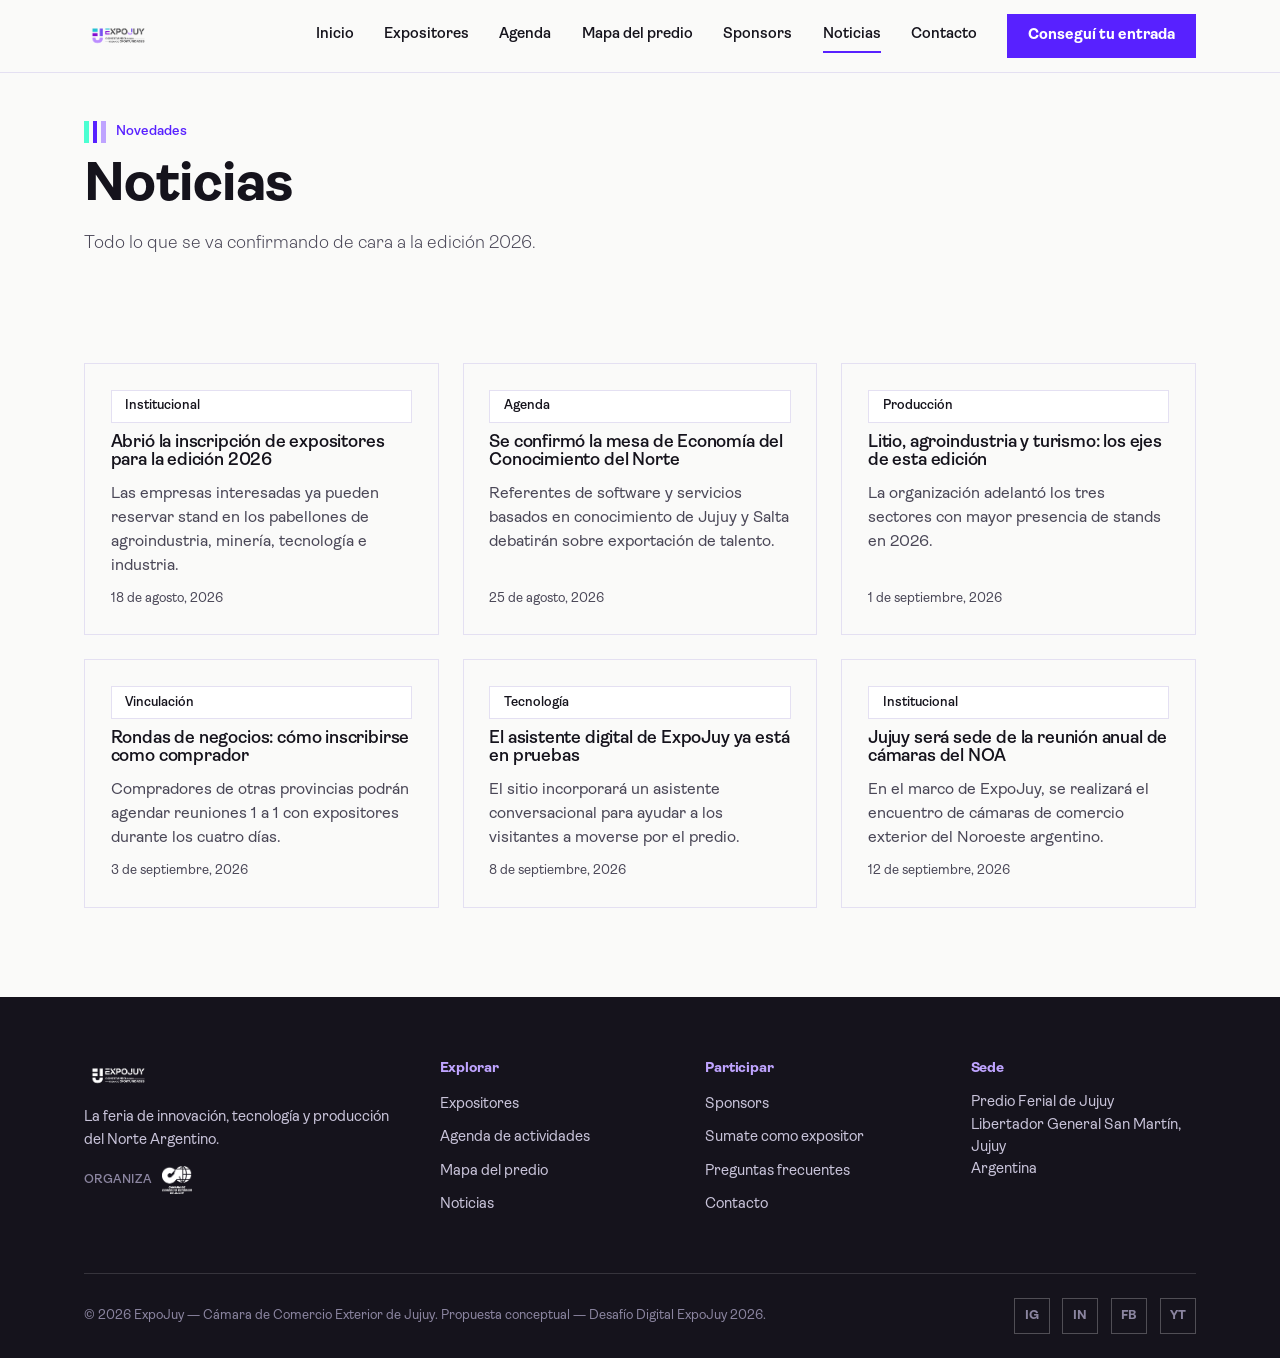
<file: noticias.html>
<!doctype html>
<html lang="es">
  <head>
    <meta charset="UTF-8" />
    <meta name="viewport" content="width=device-width, initial-scale=1.0" />
    <title>Noticias · ExpoJuy 2026</title>
    <meta name="description" content="Últimas noticias de ExpoJuy 2026." />
    <link
      rel="icon"
      href="assets/img/expojuy26_isologotipo.png"
      type="image/png"
    />
    <link rel="stylesheet" href="css/style.css" />
  </head>
  <body>
    <a class="skip-link" href="#main">Saltar al contenido</a>
    <header class="site-header">
      <div class="header-row">
        <a
          class="logo-link"
          href="index.html"
          aria-label="ExpoJuy 2026 - Inicio"
        >
          <img
            src="assets/img/expojuy26_horizontal.png"
            alt="ExpoJuy 2026 - Conectando países, creando oportunidades"
          />
        </a>
        <nav class="main-nav" id="main-nav">
          <a href="index.html">Inicio</a
          ><a href="expositores.html">Expositores</a
          ><a href="agenda.html">Agenda</a
          ><a href="mapa.html">Mapa del predio</a
          ><a href="sponsors.html">Sponsors</a
          ><a href="noticias.html" aria-current="page">Noticias</a
          ><a href="contacto.html">Contacto</a>
          <a class="nav-cta" href="contacto.html#entradas"
            >Conseguí tu entrada</a
          >
        </nav>
        <button
          class="nav-toggle"
          id="nav-toggle"
          aria-label="Abrir menú"
          aria-expanded="false"
          aria-controls="main-nav"
        >
          <span></span>
        </button>
      </div>
    </header>
    <main id="main">
      <section class="page-head">
        <div class="container">
          <div class="eyebrow">
            <span class="blockmark"
              ><span></span><span></span><span></span
            ></span>
            Novedades
          </div>
          <h1>Noticias</h1>
          <p class="lede">
            Todo lo que se va confirmando de cara a la edición 2026.
          </p>
        </div>
      </section>

      <section class="section">
        <div class="container news-grid news-grid-full">
          <a class="news-card" href="#">
            <span class="chip">Institucional</span>
            <h3>Abrió la inscripción de expositores para la edición 2026</h3>
            <p>
              Las empresas interesadas ya pueden reservar stand en los
              pabellones de agroindustria, minería, tecnología e industria.
            </p>
            <span class="news-date">18 de agosto, 2026</span>
          </a>
          <a class="news-card" href="#">
            <span class="chip">Agenda</span>
            <h3>Se confirmó la mesa de Economía del Conocimiento del Norte</h3>
            <p>
              Referentes de software y servicios basados en conocimiento de
              Jujuy y Salta debatirán sobre exportación de talento.
            </p>
            <span class="news-date">25 de agosto, 2026</span>
          </a>
          <a class="news-card" href="#">
            <span class="chip">Producción</span>
            <h3>Litio, agroindustria y turismo: los ejes de esta edición</h3>
            <p>
              La organización adelantó los tres sectores con mayor presencia de
              stands en 2026.
            </p>
            <span class="news-date">1 de septiembre, 2026</span>
          </a>
          <a class="news-card" href="#">
            <span class="chip">Vinculación</span>
            <h3>Rondas de negocios: cómo inscribirse como comprador</h3>
            <p>
              Compradores de otras provincias podrán agendar reuniones 1 a 1 con
              expositores durante los cuatro días.
            </p>
            <span class="news-date">3 de septiembre, 2026</span>
          </a>
          <a class="news-card" href="#">
            <span class="chip">Tecnología</span>
            <h3>El asistente digital de ExpoJuy ya está en pruebas</h3>
            <p>
              El sitio incorporará un asistente conversacional para ayudar a los
              visitantes a moverse por el predio.
            </p>
            <span class="news-date">8 de septiembre, 2026</span>
          </a>
          <a class="news-card" href="#">
            <span class="chip">Institucional</span>
            <h3>Jujuy será sede de la reunión anual de cámaras del NOA</h3>
            <p>
              En el marco de ExpoJuy, se realizará el encuentro de cámaras de
              comercio exterior del Noroeste argentino.
            </p>
            <span class="news-date">12 de septiembre, 2026</span>
          </a>
        </div>
      </section>
    </main>
    <footer class="site-footer">
      <div class="container">
        <div class="footer-grid">
          <div>
            <img
              src="assets/img/expojuy26_horizontal.png"
              alt="ExpoJuy 2026"
              style="
                height: 30px;
                filter: brightness(0) invert(1);
                margin-bottom: 1rem;
              "
            />
            <p>
              La feria de innovación, tecnología y producción del Norte
              Argentino.
            </p>
            <div class="organiza-row">
              <span>Organiza</span>
              <img
                src="assets/img/logo_camcomext.png"
                alt="Cámara de Comercio Exterior de Jujuy"
                style="height: 28px; filter: brightness(0) invert(1)"
              />
            </div>
          </div>
          <div>
            <h4>Explorar</h4>
            <ul>
              <li><a href="expositores.html">Expositores</a></li>
              <li><a href="agenda.html">Agenda de actividades</a></li>
              <li><a href="mapa.html">Mapa del predio</a></li>
              <li><a href="noticias.html">Noticias</a></li>
            </ul>
          </div>
          <div>
            <h4>Participar</h4>
            <ul>
              <li><a href="sponsors.html">Sponsors</a></li>
              <li>
                <a href="contacto.html#expositor">Sumate como expositor</a>
              </li>
              <li><a href="contacto.html#faq">Preguntas frecuentes</a></li>
              <li><a href="contacto.html">Contacto</a></li>
            </ul>
          </div>
          <div>
            <h4>Sede</h4>
            <p>
              Predio Ferial de Jujuy<br />Libertador General San Martín,
              Jujuy<br />Argentina
            </p>
          </div>
        </div>
        <div class="footer-bottom">
          <span
            >© 2026 ExpoJuy — Cámara de Comercio Exterior de Jujuy. Propuesta
            conceptual — Desafío Digital ExpoJuy 2026.</span
          >
          <div class="social-row">
            <a href="#" aria-label="Instagram">IG</a>
            <a href="#" aria-label="LinkedIn">IN</a>
            <a href="#" aria-label="Facebook">FB</a>
            <a href="#" aria-label="YouTube">YT</a>
          </div>
        </div>
      </div>
    </footer>
    <script src="js/main.js"></script>
  </body>
</html>
</file>
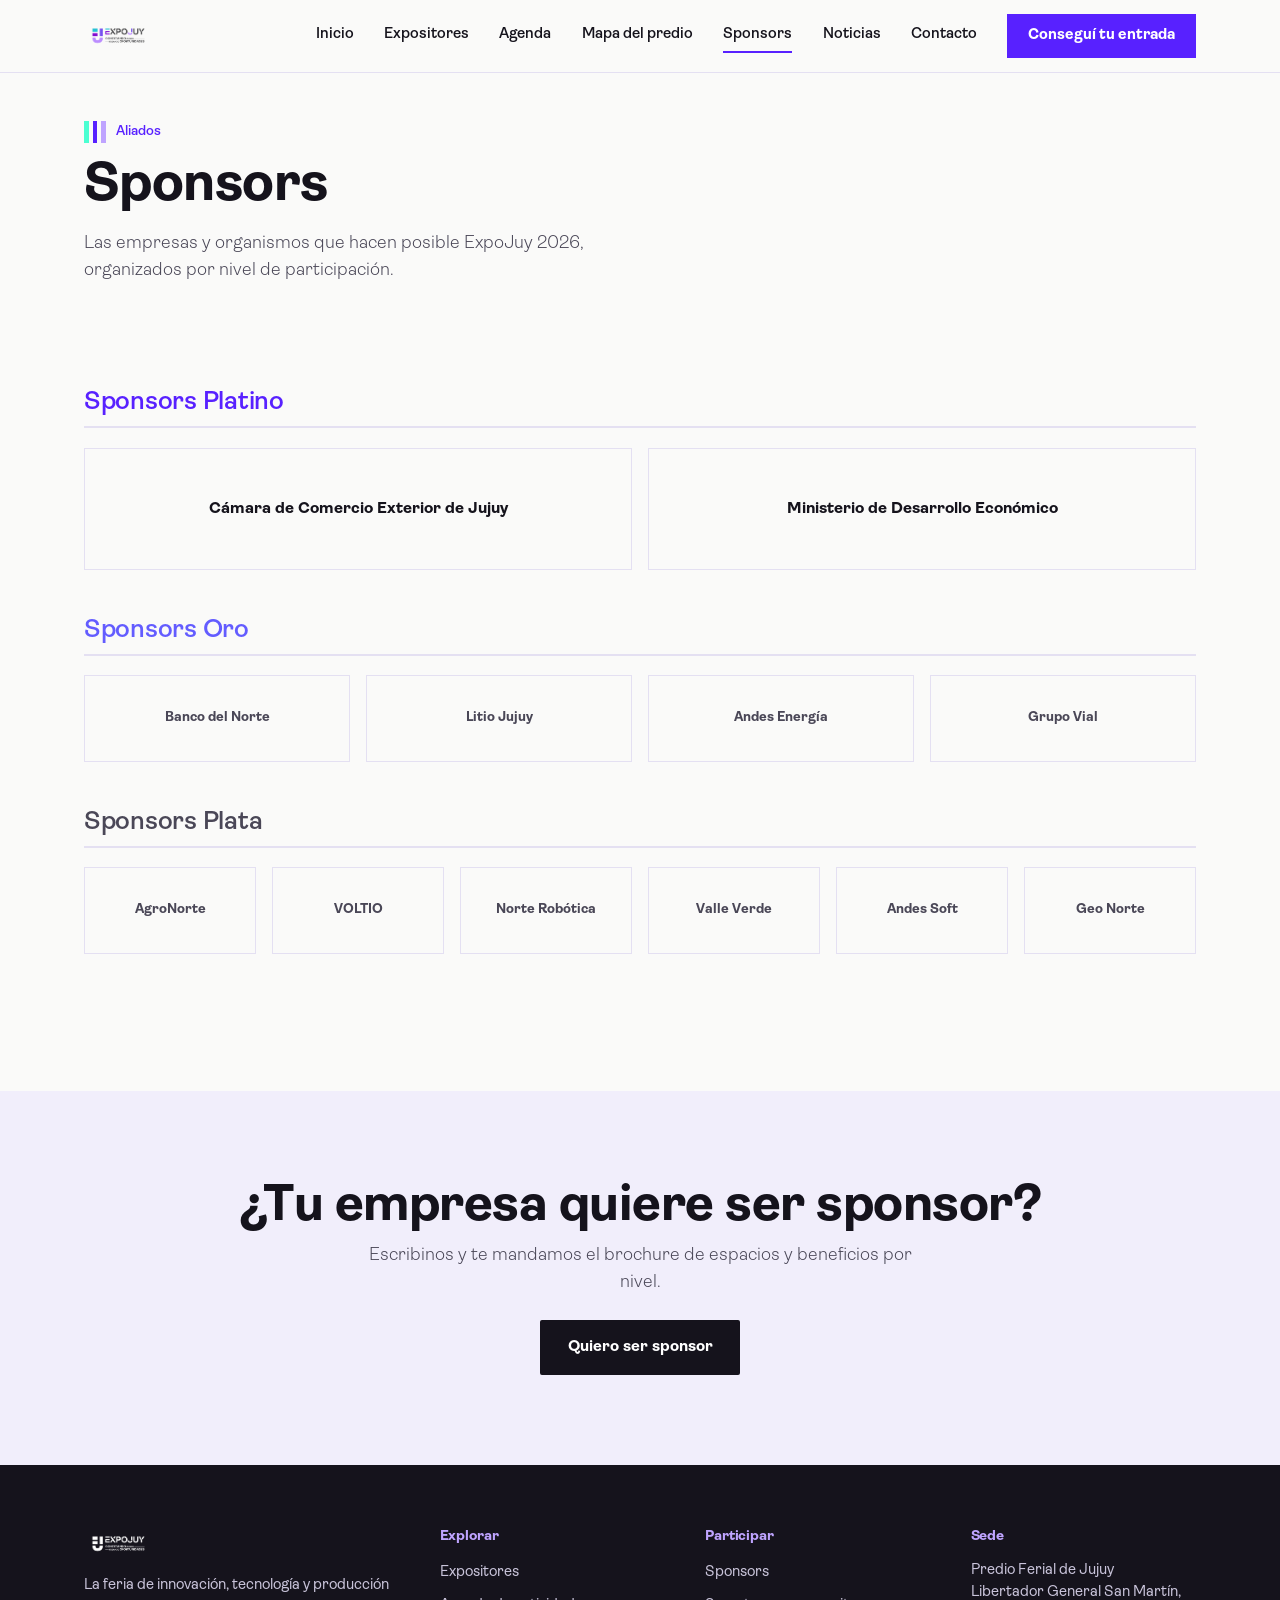
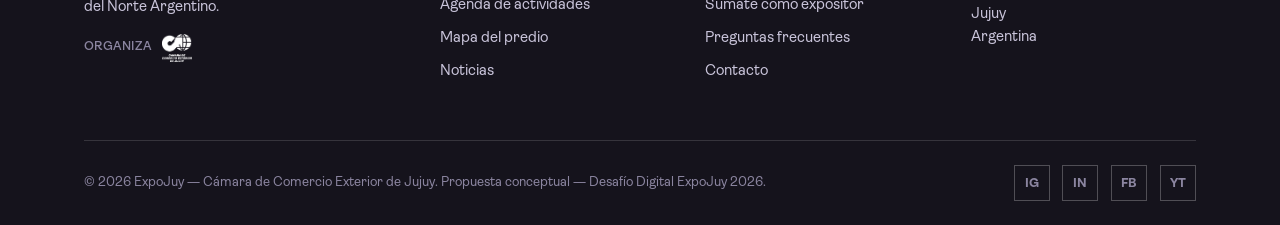
<file: sponsors.html>
<!doctype html>
<html lang="es">
  <head>
    <meta charset="UTF-8" />
    <meta name="viewport" content="width=device-width, initial-scale=1.0" />
    <title>Sponsors · ExpoJuy 2026</title>
    <meta name="description" content="Sponsors y aliados de ExpoJuy 2026." />
    <link
      rel="icon"
      href="assets/img/expojuy26_isologotipo.png"
      type="image/png"
    />
    <link rel="stylesheet" href="css/style.css" />
  </head>
  <body>
    <a class="skip-link" href="#main">Saltar al contenido</a>
    <header class="site-header">
      <div class="header-row">
        <a
          class="logo-link"
          href="index.html"
          aria-label="ExpoJuy 2026 - Inicio"
        >
          <img
            src="assets/img/expojuy26_horizontal.png"
            alt="ExpoJuy 2026 - Conectando países, creando oportunidades"
          />
        </a>
        <nav class="main-nav" id="main-nav">
          <a href="index.html">Inicio</a
          ><a href="expositores.html">Expositores</a
          ><a href="agenda.html">Agenda</a
          ><a href="mapa.html">Mapa del predio</a
          ><a href="sponsors.html" aria-current="page">Sponsors</a
          ><a href="noticias.html">Noticias</a
          ><a href="contacto.html">Contacto</a>
          <a class="nav-cta" href="contacto.html#entradas"
            >Conseguí tu entrada</a
          >
        </nav>
        <button
          class="nav-toggle"
          id="nav-toggle"
          aria-label="Abrir menú"
          aria-expanded="false"
          aria-controls="main-nav"
        >
          <span></span>
        </button>
      </div>
    </header>
    <main id="main">
      <section class="page-head">
        <div class="container">
          <div class="eyebrow">
            <span class="blockmark"
              ><span></span><span></span><span></span
            ></span>
            Aliados
          </div>
          <h1>Sponsors</h1>
          <p class="lede">
            Las empresas y organismos que hacen posible ExpoJuy 2026,
            organizados por nivel de participación.
          </p>
        </div>
      </section>

      <section class="section">
        <div class="container">
          <div class="sponsor-tier">
            <h3 class="tier-title tier-platino">Sponsors Platino</h3>
            <div class="sponsor-grid sponsor-grid-lg">
              <div class="sponsor-logo">
                Cámara de Comercio Exterior de Jujuy
              </div>
              <div class="sponsor-logo">Ministerio de Desarrollo Económico</div>
            </div>
          </div>
          <div class="sponsor-tier">
            <h3 class="tier-title tier-oro">Sponsors Oro</h3>
            <div class="sponsor-grid">
              <div class="sponsor-logo">Banco del Norte</div>
              <div class="sponsor-logo">Litio Jujuy</div>
              <div class="sponsor-logo">Andes Energía</div>
              <div class="sponsor-logo">Grupo Vial</div>
            </div>
          </div>
          <div class="sponsor-tier">
            <h3 class="tier-title tier-plata">Sponsors Plata</h3>
            <div class="sponsor-grid sponsor-grid-sm">
              <div class="sponsor-logo">AgroNorte</div>
              <div class="sponsor-logo">VOLTIO</div>
              <div class="sponsor-logo">Norte Robótica</div>
              <div class="sponsor-logo">Valle Verde</div>
              <div class="sponsor-logo">Andes Soft</div>
              <div class="sponsor-logo">Geo Norte</div>
            </div>
          </div>
        </div>
      </section>

      <section class="section section-tint cta-band">
        <div class="container cta-band-inner">
          <h2>¿Tu empresa quiere ser sponsor?</h2>
          <p class="lede" style="margin: 0 auto 1.5rem">
            Escribinos y te mandamos el brochure de espacios y beneficios por
            nivel.
          </p>
          <a class="btn btn-primary" href="contacto.html">Quiero ser sponsor</a>
        </div>
      </section>
    </main>
    <footer class="site-footer">
      <div class="container">
        <div class="footer-grid">
          <div>
            <img
              src="assets/img/expojuy26_horizontal.png"
              alt="ExpoJuy 2026"
              style="
                height: 30px;
                filter: brightness(0) invert(1);
                margin-bottom: 1rem;
              "
            />
            <p>
              La feria de innovación, tecnología y producción del Norte
              Argentino.
            </p>
            <div class="organiza-row">
              <span>Organiza</span>
              <img
                src="assets/img/logo_camcomext.png"
                alt="Cámara de Comercio Exterior de Jujuy"
                style="height: 28px; filter: brightness(0) invert(1)"
              />
            </div>
          </div>
          <div>
            <h4>Explorar</h4>
            <ul>
              <li><a href="expositores.html">Expositores</a></li>
              <li><a href="agenda.html">Agenda de actividades</a></li>
              <li><a href="mapa.html">Mapa del predio</a></li>
              <li><a href="noticias.html">Noticias</a></li>
            </ul>
          </div>
          <div>
            <h4>Participar</h4>
            <ul>
              <li><a href="sponsors.html">Sponsors</a></li>
              <li>
                <a href="contacto.html#expositor">Sumate como expositor</a>
              </li>
              <li><a href="contacto.html#faq">Preguntas frecuentes</a></li>
              <li><a href="contacto.html">Contacto</a></li>
            </ul>
          </div>
          <div>
            <h4>Sede</h4>
            <p>
              Predio Ferial de Jujuy<br />Libertador General San Martín,
              Jujuy<br />Argentina
            </p>
          </div>
        </div>
        <div class="footer-bottom">
          <span
            >© 2026 ExpoJuy — Cámara de Comercio Exterior de Jujuy. Propuesta
            conceptual — Desafío Digital ExpoJuy 2026.</span
          >
          <div class="social-row">
            <a href="#" aria-label="Instagram">IG</a>
            <a href="#" aria-label="LinkedIn">IN</a>
            <a href="#" aria-label="Facebook">FB</a>
            <a href="#" aria-label="YouTube">YT</a>
          </div>
        </div>
      </div>
    </footer>
    <script src="js/main.js"></script>
  </body>
</html>
</file>
<file: css/style.css>
@font-face {
  font-family: "Ambit";
  src: url("../assets/fonts/Ambit-Light.otf") format("opentype");
  font-weight: 300;
  font-display: swap;
}
@font-face {
  font-family: "Ambit";
  src: url("../assets/fonts/Ambit-Regular.otf") format("opentype");
  font-weight: 400;
  font-display: swap;
}
@font-face {
  font-family: "Ambit";
  src: url("../assets/fonts/Ambit-SemiBold.otf") format("opentype");
  font-weight: 600;
  font-display: swap;
}
@font-face {
  font-family: "Ambit";
  src: url("../assets/fonts/Ambit-Bold.otf") format("opentype");
  font-weight: 700;
  font-display: swap;
}

:root {
  /* Paleta institucional extraída del isologotipo oficial */
  --mint: #4bffd2;
  --blue: #635cff;
  --violet: #5821ff;
  --lavender: #bfa4ff;
  --camcomext-red: #c1001f;

  --ink: #15131c;
  --ink-soft: #4a4757;
  --paper: #fafaf9;
  --surface: #f1eefb;
  --surface-dark: #1b1824;
  --line: #e4e0f2;

  --radius: 2px;
  --gap: clamp(1rem, 2vw, 2rem);
  --container: 1240px;
  --edge: clamp(1.25rem, 5vw, 4rem);

  --ease: cubic-bezier(0.16, 0.84, 0.44, 1);
}

* {
  box-sizing: border-box;
}
html {
  scroll-behavior: smooth;
}
body {
  margin: 0;
  font-family:
    "Ambit",
    -apple-system,
    sans-serif;
  color: var(--ink);
  background: var(--paper);
  font-weight: 400;
  line-height: 1.5;
  -webkit-font-smoothing: antialiased;
}
img {
  max-width: 100%;
  display: block;
}
a {
  color: inherit;
  text-decoration: none;
}
ul {
  margin: 0;
  padding: 0;
  list-style: none;
}
button {
  font-family: inherit;
  cursor: pointer;
}

.container {
  max-width: var(--container);
  margin: 0 auto;
  padding: 0 var(--edge);
}

h1,
h2,
h3,
h4 {
  font-weight: 700;
  line-height: 1.05;
  margin: 0;
  letter-spacing: -0.01em;
}
h1 {
  font-size: clamp(2.6rem, 6vw, 5.2rem);
}
h2 {
  font-size: clamp(2rem, 4vw, 3.2rem);
}
h3 {
  font-size: clamp(1.3rem, 2vw, 1.7rem);
  font-weight: 600;
}
p {
  margin: 0;
  color: var(--ink-soft);
}
.lede {
  font-size: clamp(1.05rem, 1.4vw, 1.3rem);
  font-weight: 300;
  color: var(--ink-soft);
  max-width: 46ch;
}

.blockmark {
  display: inline-flex;
  gap: 4px;
  width: 22px;
  height: 22px;
}
.blockmark span {
  flex: 1;
}
.blockmark span:nth-child(1) {
  background: var(--mint);
}
.blockmark span:nth-child(2) {
  background: var(--violet);
}
.blockmark span:nth-child(3) {
  background: var(--lavender);
}

/* --- Header --- */
.site-header {
  position: sticky;
  top: 0;
  z-index: 100;
  background: rgba(250, 250, 249, 0.9);
  backdrop-filter: blur(10px);
  border-bottom: 1px solid var(--line);
}
.header-row {
  display: flex;
  align-items: center;
  justify-content: space-between;
  padding: 0.9rem var(--edge);
  max-width: var(--container);
  margin: 0 auto;
}
.logo-link img {
  height: 30px;
  width: auto;
  display: block;
}
.main-nav {
  display: flex;
  gap: 1.9rem;
  align-items: center;
}
.main-nav a {
  font-size: 0.94rem;
  font-weight: 600;
  color: var(--ink);
  padding: 0.3rem 0;
  border-bottom: 2px solid transparent;
  transition: border-color 0.2s var(--ease);
}
.main-nav a:hover,
.main-nav a[aria-current="page"] {
  border-color: var(--violet);
}
.nav-cta {
  background: var(--violet);
  color: #fff !important;
  padding: 0.65rem 1.3rem !important;
  border: none !important;
  font-weight: 700 !important;
}
.nav-cta:hover {
  background: var(--ink);
  border-color: transparent !important;
}
.nav-toggle {
  display: none;
}

@media (max-width: 860px) {
  .main-nav {
    display: none;
    position: fixed;
    inset: 64px 0 0 0;
    background: var(--paper);
    flex-direction: column;
    align-items: flex-start;
    gap: 0;
    padding: 1rem var(--edge);
    overflow-y: auto;
  }
  .main-nav.open {
    display: flex;
  }
  .main-nav a {
    width: 100%;
    padding: 0.9rem 0;
    border-bottom: 1px solid var(--line);
  }
  .nav-toggle {
    display: block;
    background: none;
    border: 2px solid var(--ink);
    width: 40px;
    height: 40px;
    position: relative;
  }
  .nav-toggle span,
  .nav-toggle::before,
  .nav-toggle::after {
    content: "";
    position: absolute;
    left: 9px;
    right: 9px;
    height: 2px;
    background: var(--ink);
  }
  .nav-toggle::before {
    top: 13px;
  }
  .nav-toggle span {
    top: 19px;
    position: absolute;
  }
  .nav-toggle::after {
    top: 25px;
  }
}

/* --- Botones --- */
.btn {
  display: inline-flex;
  align-items: center;
  gap: 0.5rem;
  padding: 0.85rem 1.6rem;
  font-weight: 700;
  font-size: 0.98rem;
  border: 2px solid var(--ink);
  border-radius: var(--radius);
  transition:
    transform 0.18s var(--ease),
    background 0.18s var(--ease),
    color 0.18s var(--ease);
}
.btn-primary {
  background: var(--ink);
  color: #fff;
}
.btn-primary:hover {
  background: var(--violet);
  border-color: var(--violet);
  transform: translateY(-2px);
}
.btn-ghost {
  background: transparent;
  color: var(--ink);
}
.btn-ghost:hover {
  background: var(--ink);
  color: #fff;
  transform: translateY(-2px);
}

/* --- Secciones / util --- */
.section {
  padding: clamp(3rem, 7vw, 6.5rem) 0;
}
.section-dark {
  background: var(--surface-dark);
  color: #fff;
}
.section-dark p {
  color: #c9c4da;
}
.section-tint {
  background: var(--surface);
}
.eyebrow {
  display: flex;
  align-items: center;
  gap: 0.6rem;
  font-weight: 600;
  font-size: 0.85rem;
  color: var(--violet);
  margin-bottom: 0.9rem;
}
.section-head {
  display: flex;
  justify-content: space-between;
  align-items: flex-end;
  gap: 2rem;
  margin-bottom: clamp(2rem, 4vw, 3.2rem);
  flex-wrap: wrap;
}

/* --- Footer --- */
.site-footer {
  background: var(--ink);
  color: #fff;
  padding: 4rem 0 1.5rem;
}
.footer-grid {
  display: grid;
  grid-template-columns: 1.4fr repeat(3, 1fr);
  gap: 2.5rem;
  padding-bottom: 3rem;
  border-bottom: 1px solid rgba(255, 255, 255, 0.14);
}
.footer-grid h4 {
  font-size: 0.9rem;
  color: var(--lavender);
  margin-bottom: 1rem;
  font-weight: 700;
}
.footer-grid a,
.footer-grid p {
  color: #c9c4da;
  font-size: 0.93rem;
}
.footer-grid ul li {
  margin-bottom: 0.55rem;
}
.footer-grid ul a:hover {
  color: var(--mint);
}
.footer-bottom {
  display: flex;
  justify-content: space-between;
  align-items: center;
  padding-top: 1.5rem;
  font-size: 0.82rem;
  color: #8b85a0;
  flex-wrap: wrap;
  gap: 1rem;
}
.social-row {
  display: flex;
  gap: 0.8rem;
}
.social-row a {
  width: 36px;
  height: 36px;
  border: 1px solid rgba(255, 255, 255, 0.25);
  display: flex;
  align-items: center;
  justify-content: center;
  font-size: 0.8rem;
  font-weight: 700;
  transition: all 0.2s var(--ease);
}
.social-row a:hover {
  background: var(--mint);
  color: var(--ink);
  border-color: var(--mint);
}
.organiza-row {
  display: flex;
  align-items: center;
  gap: 0.6rem;
  margin-top: 0.9rem;
}
.organiza-row span {
  font-size: 0.78rem;
  color: #8b85a0;
  text-transform: uppercase;
  letter-spacing: 0.04em;
}

@media (max-width: 780px) {
  .footer-grid {
    grid-template-columns: 1fr 1fr;
  }
}

/* --- Tags/chips --- */
.chip {
  display: inline-block;
  padding: 0.35rem 0.85rem;
  font-size: 0.82rem;
  font-weight: 600;
  border: 1px solid var(--line);
  background: #fff;
}
.chip.is-active {
  background: var(--ink);
  color: #fff;
  border-color: var(--ink);
}

/* --- Skip link accesibilidad --- */
.skip-link {
  position: absolute;
  left: -999px;
  top: 0;
  background: var(--violet);
  color: #fff;
  padding: 1rem;
  z-index: 200;
}
.skip-link:focus {
  left: 0;
}

:focus-visible {
  outline: 3px solid var(--violet);
  outline-offset: 2px;
}

/* BUG: [hidden] perdía contra reglas de display más específicas
   (.expo-modal, etc.) y quedaba visible tapando la página. */
[hidden] {
  display: none !important;
}

.organiza-row {
  display: flex;
  align-items: center;
  gap: 0.6rem;
  margin-top: 0.9rem;
}
.organiza-row span {
  font-size: 0.78rem;
  color: #8b85a0;
  font-weight: 600;
}

@media (prefers-reduced-motion: reduce) {
  *,
  *::before,
  *::after {
    animation-duration: 0.01ms !important;
    transition-duration: 0.01ms !important;
  }
}

/* ============================================================
   Componentes por página
   ============================================================ */

/* --- Hero --- */
.hero {
  padding: clamp(2.5rem, 6vw, 5rem) 0 clamp(2rem, 5vw, 4rem);
}
.hero-grid {
  display: grid;
  grid-template-columns: 1.15fr 0.85fr;
  gap: clamp(2rem, 4vw, 4rem);
  align-items: center;
}
.hero-actions {
  display: flex;
  gap: 1rem;
  margin: 2rem 0;
  flex-wrap: wrap;
}
.hero-stats {
  display: flex;
  gap: clamp(1.5rem, 4vw, 3rem);
  margin-top: 1rem;
  flex-wrap: wrap;
}
.hero-stats div {
  display: flex;
  flex-direction: column;
}
.hero-stats strong {
  font-size: 1.8rem;
  font-weight: 700;
}
.hero-stats span {
  font-size: 0.85rem;
  color: var(--ink-soft);
}
.hero-art {
  position: relative;
  aspect-ratio: 1/1;
}
.art-block {
  position: absolute;
}
.b-mint {
  background: var(--mint);
  width: 34%;
  height: 22%;
  top: 4%;
  left: 4%;
}
.b-violet {
  background: var(--violet);
  width: 34%;
  height: 30%;
  top: 30%;
  left: 4%;
}
.b-lavender {
  background: var(--lavender);
  width: 24%;
  height: 60%;
  top: 4%;
  right: 8%;
}
.b-ink {
  background: var(--ink);
  width: 55%;
  height: 24%;
  bottom: 4%;
  left: 4%;
}
@media (max-width: 900px) {
  .hero-grid {
    grid-template-columns: 1fr;
  }
  .hero-art {
    display: none;
  }
}

/* --- Sobre / valores --- */
/* Mobile-first: una columna por defecto, se abre a 2/3 recién con lugar real */
.about-grid {
  display: grid;
  grid-template-columns: 1fr;
  gap: 1.5rem;
  margin-bottom: 2.5rem;
}
.values-grid {
  display: grid;
  grid-template-columns: 1fr;
  gap: 1px;
  background: var(--line);
  border: 1px solid var(--line);
}
.value-card {
  background: var(--paper);
  padding: 1.8rem;
}
.v-dot {
  display: block;
  width: 14px;
  height: 14px;
  margin-bottom: 1rem;
}
.value-card h3 {
  margin-bottom: 0.4rem;
}
.value-card p {
  font-size: 0.92rem;
}
@media (min-width: 640px) {
  .values-grid {
    grid-template-columns: 1fr 1fr;
  }
}
@media (min-width: 700px) {
  .about-grid {
    grid-template-columns: 1fr 1fr;
    align-items: end;
  }
}
@media (min-width: 900px) {
  .values-grid {
    grid-template-columns: repeat(3, 1fr);
  }
}

/* --- Asistente / chat mock --- */
.assistant-grid {
  display: grid;
  grid-template-columns: 1fr 1fr;
  gap: 3rem;
  align-items: center;
}
.assistant-list {
  margin-top: 1.5rem;
  display: flex;
  flex-direction: column;
  gap: 0.7rem;
}
.assistant-list li {
  font-weight: 600;
  padding: 0.7rem 1rem;
  border-left: 3px solid var(--mint);
  background: rgba(75, 255, 210, 0.08);
  font-size: 0.95rem;
}
.chat-mock {
  background: #221e30;
  border: 1px solid rgba(255, 255, 255, 0.1);
}
.chat-head {
  padding: 1rem 1.2rem;
  border-bottom: 1px solid rgba(255, 255, 255, 0.1);
  font-weight: 700;
  display: flex;
  gap: 0.6rem;
  align-items: center;
}
.chat-body {
  padding: 1.2rem;
  display: flex;
  flex-direction: column;
  gap: 0.8rem;
  min-height: 160px;
}
.msg {
  padding: 0.7rem 1rem;
  font-size: 0.92rem;
  max-width: 85%;
}
.msg-user {
  align-self: flex-end;
  background: var(--violet);
  color: #fff;
}
.msg-bot {
  align-self: flex-start;
  background: #322c46;
  color: #edeafb;
}
.chat-suggestions {
  display: flex;
  gap: 0.6rem;
  padding: 0 1.2rem 1.2rem;
  flex-wrap: wrap;
}
.chat-suggestions button {
  background: transparent;
  border: 1px solid rgba(255, 255, 255, 0.25);
  color: #edeafb;
  padding: 0.5rem 0.9rem;
  font-size: 0.82rem;
  font-family: inherit;
}
.chat-suggestions button:hover {
  border-color: var(--mint);
  color: var(--mint);
}
@media (max-width: 900px) {
  .assistant-grid {
    grid-template-columns: 1fr;
  }
}

/* --- Preview grid --- */
.preview-grid {
  display: grid;
  grid-template-columns: repeat(4, 1fr);
  gap: 1px;
  background: var(--line);
  border: 1px solid var(--line);
}
.preview-card {
  background: var(--paper);
  padding: 2rem 1.6rem;
  transition: background 0.2s var(--ease);
}
.preview-card:hover {
  background: var(--ink);
  color: #fff;
}
.preview-card:hover p {
  color: #c9c4da;
}
.preview-num {
  font-size: 2.4rem;
  font-weight: 700;
  color: var(--violet);
}
.preview-card h3 {
  margin: 0.6rem 0 0.4rem;
}
.preview-card p {
  font-size: 0.9rem;
}
@media (max-width: 900px) {
  .preview-grid {
    grid-template-columns: 1fr 1fr;
  }
}
@media (max-width: 560px) {
  .preview-grid {
    grid-template-columns: 1fr;
  }
}

/* --- News --- */
.news-grid {
  display: grid;
  grid-template-columns: repeat(3, 1fr);
  gap: 1.5rem;
}
.news-grid-full {
  grid-template-columns: repeat(3, 1fr);
}
.news-card {
  display: flex;
  flex-direction: column;
  gap: 0.7rem;
  padding: 1.6rem;
  border: 1px solid var(--line);
  background: var(--paper);
}
.news-card:hover {
  border-color: var(--violet);
}
.news-card h3 {
  font-size: 1.1rem;
}
.news-date {
  font-size: 0.82rem;
  color: var(--ink-soft);
  margin-top: auto;
}
@media (max-width: 900px) {
  .news-grid,
  .news-grid-full {
    grid-template-columns: 1fr 1fr;
  }
}
@media (max-width: 600px) {
  .news-grid,
  .news-grid-full {
    grid-template-columns: 1fr;
  }
}

/* --- CTA band --- */
.cta-band-inner {
  text-align: center;
}
.cta-band-inner .hero-actions {
  justify-content: center;
}
.cta-band h2 {
  margin-bottom: 0.5rem;
}

/* --- Page head (páginas internas) --- */
.page-head {
  padding: 3rem 0 1rem;
}
.page-head h1 {
  margin: 0.6rem 0 1rem;
  font-size: clamp(2.2rem, 4.5vw, 3.4rem);
}

/* --- Expositores --- */
.filter-bar {
  display: flex;
  flex-direction: column;
  gap: 1rem;
  margin-bottom: 2.5rem;
}
.search-input {
  padding: 0.9rem 1.1rem;
  border: 2px solid var(--ink);
  font-size: 1rem;
  font-family: inherit;
  max-width: 420px;
  width: 100%;
}
.chip-row {
  display: flex;
  gap: 0.6rem;
  flex-wrap: wrap;
}
.chip-row .chip {
  background: var(--paper);
  border: 1px solid var(--line);
}
.chip-row .chip:hover {
  border-color: var(--violet);
}
/* BUG: esta regla tenía la misma especificidad que .chip.is-active y,
   por venir después en la hoja de estilos, le ganaba: el chip activo
   se quedaba con fondo claro y texto blanco (invisible). */
.chip-row .chip.is-active {
  background: var(--ink);
  color: #fff;
  border-color: var(--ink);
}
.expo-grid {
  display: grid;
  grid-template-columns: repeat(3, 1fr);
  gap: 1.2rem;
}
.expo-card {
  border: 1px solid var(--line);
  padding: 1.5rem;
  background: var(--paper);
  text-align: left;
  font-family: inherit;
}
.expo-card:hover {
  border-color: var(--violet);
  transform: translateY(-2px);
}
.expo-card .chip {
  margin-bottom: 0.8rem;
  font-size: 0.75rem;
}
.expo-card h3 {
  font-size: 1.05rem;
  margin-bottom: 0.4rem;
}
.expo-card p {
  font-size: 0.87rem;
}
.expo-card .stand-tag {
  display: block;
  margin-top: 0.9rem;
  font-size: 0.8rem;
  font-weight: 700;
  color: var(--violet);
}
.empty-state {
  padding: 3rem 0;
  text-align: center;
  color: var(--ink-soft);
}
@media (max-width: 900px) {
  .expo-grid {
    grid-template-columns: 1fr 1fr;
  }
}
@media (max-width: 600px) {
  .expo-grid {
    grid-template-columns: 1fr;
  }
}

.expo-modal {
  position: fixed;
  inset: 0;
  background: rgba(21, 19, 28, 0.6);
  display: flex;
  align-items: center;
  justify-content: center;
  z-index: 300;
  padding: 1.5rem;
}
.expo-modal-card {
  background: var(--paper);
  max-width: 480px;
  width: 100%;
  padding: 2rem;
  position: relative;
}
.expo-modal-close {
  position: absolute;
  top: 1rem;
  right: 1rem;
  background: none;
  border: none;
  font-size: 1.6rem;
  line-height: 1;
}

/* --- Agenda --- */
.day-tabs {
  display: flex;
  gap: 0.5rem;
  flex-wrap: wrap;
  border-bottom: 2px solid var(--line);
}
.day-tab {
  background: none;
  border: none;
  padding: 0.9rem 0.3rem;
  margin-right: 1.5rem;
  font-family: inherit;
  font-weight: 700;
  color: var(--ink-soft);
  border-bottom: 3px solid transparent;
  margin-bottom: -2px;
}
.day-tab.is-active {
  color: var(--ink);
  border-color: var(--violet);
}
.agenda-list {
  display: flex;
  flex-direction: column;
  margin-top: 1.5rem;
}
.agenda-item {
  display: grid;
  grid-template-columns: 100px 1fr auto;
  gap: 1.2rem;
  align-items: center;
  padding: 1.2rem 0;
  border-bottom: 1px solid var(--line);
}
.agenda-time {
  font-weight: 700;
}
.agenda-item h3 {
  font-size: 1rem;
  margin-bottom: 0.3rem;
}
.agenda-item p {
  font-size: 0.86rem;
}
.agenda-item > .chip {
  justify-self: start;
}
/* BUG: los items de grid se estiran a lo ancho por defecto; el chip
   de track quedaba como una caja gigante en vez de una píldora. */
@media (max-width: 700px) {
  .agenda-item {
    grid-template-columns: 1fr;
    gap: 0.5rem;
  }
  .agenda-item > .chip {
    justify-self: start;
  }
}

/* --- Mapa --- */
.map-layout {
  display: grid;
  grid-template-columns: 1fr 300px;
  gap: 2rem;
  align-items: start;
}
.map-wrap {
  border: 1px solid var(--line);
  background: #fff;
  overflow: hidden;
}
#floorMap {
  width: 100%;
  height: auto;
  display: block;
}
.map-label {
  font-family: "Ambit";
  font-size: 12px;
  font-weight: 700;
  fill: var(--ink-soft);
}
.stand {
  fill: var(--lavender);
  stroke: var(--paper);
  stroke-width: 3;
  cursor: pointer;
  transition: fill 0.15s var(--ease);
}
.stand:hover,
.stand.is-active {
  fill: var(--violet);
}
.stand-auditorio {
  fill: #d8cff7;
}
.stand-auditorio:hover,
.stand-auditorio.is-active {
  fill: var(--blue);
}
.stand-sponsor {
  fill: #e9e5f9;
}
.map-panel {
  border: 1px solid var(--line);
  padding: 1.5rem;
  min-height: 220px;
  position: sticky;
  top: 90px;
}
.map-panel-hint {
  color: var(--ink-soft);
  font-size: 0.9rem;
}
.map-panel h3 {
  margin-bottom: 0.5rem;
}
.map-panel .stand-code {
  display: inline-block;
  font-size: 0.78rem;
  font-weight: 700;
  color: var(--violet);
  margin-bottom: 0.6rem;
}
@media (max-width: 900px) {
  .map-layout {
    grid-template-columns: 1fr;
  }
  .map-panel {
    position: static;
  }
}

/* --- Sponsors --- */
.sponsor-tier {
  margin-bottom: 3rem;
}
.tier-title {
  margin-bottom: 1.2rem;
  padding-bottom: 0.6rem;
  border-bottom: 2px solid var(--line);
}
.tier-platino {
  color: var(--violet);
}
.tier-oro {
  color: var(--blue);
}
.tier-plata {
  color: var(--ink-soft);
}
.sponsor-grid {
  display: grid;
  grid-template-columns: repeat(4, 1fr);
  gap: 1rem;
}
.sponsor-grid-lg {
  grid-template-columns: repeat(2, 1fr);
}
.sponsor-grid-sm {
  grid-template-columns: repeat(6, 1fr);
}
.sponsor-logo {
  border: 1px solid var(--line);
  padding: 2rem 1rem;
  display: flex;
  align-items: center;
  justify-content: center;
  text-align: center;
  font-weight: 700;
  color: var(--ink-soft);
  font-size: 0.85rem;
  background: var(--paper);
}
.sponsor-grid-lg .sponsor-logo {
  padding: 3rem 1.5rem;
  font-size: 1rem;
  color: var(--ink);
}
@media (max-width: 900px) {
  .sponsor-grid,
  .sponsor-grid-sm {
    grid-template-columns: repeat(3, 1fr);
  }
  .sponsor-grid-lg {
    grid-template-columns: 1fr;
  }
}
@media (max-width: 560px) {
  .sponsor-grid,
  .sponsor-grid-sm {
    grid-template-columns: repeat(2, 1fr);
  }
}

/* --- Contacto --- */
.contact-grid {
  display: grid;
  grid-template-columns: 1.3fr 1fr;
  gap: 3rem;
}
.contact-form {
  display: flex;
  flex-direction: column;
  gap: 1.1rem;
}
.contact-form label {
  display: flex;
  flex-direction: column;
  gap: 0.4rem;
  font-weight: 600;
  font-size: 0.92rem;
}
.contact-form input,
.contact-form select,
.contact-form textarea {
  border: 2px solid var(--line);
  padding: 0.75rem 0.9rem;
  font-family: inherit;
  font-size: 0.95rem;
}
.contact-form input:focus,
.contact-form select:focus,
.contact-form textarea:focus {
  border-color: var(--violet);
}
.contact-form button {
  align-self: flex-start;
  margin-top: 0.5rem;
}
.form-note {
  font-size: 0.85rem;
  color: var(--violet);
  font-weight: 600;
}
.contact-info {
  display: flex;
  flex-direction: column;
  gap: 1.8rem;
}
.info-block h4 {
  margin-bottom: 0.4rem;
}
.info-block p {
  font-size: 0.9rem;
}
@media (max-width: 800px) {
  .contact-grid {
    grid-template-columns: 1fr;
  }
}

/* --- FAQ --- */
.faq-list {
  max-width: 760px;
  margin-top: 2rem;
}
.faq-item {
  border-bottom: 1px solid var(--line);
}
.faq-q {
  width: 100%;
  text-align: left;
  background: none;
  border: none;
  padding: 1.2rem 0;
  font-family: inherit;
  font-weight: 700;
  font-size: 1rem;
  display: flex;
  justify-content: space-between;
  align-items: center;
  color: var(--ink);
}
.faq-q::after {
  content: "+";
  font-size: 1.4rem;
  color: var(--violet);
  font-weight: 400;
}
.faq-q[aria-expanded="true"]::after {
  content: "–";
}
.faq-a {
  max-height: 0;
  overflow: hidden;
  transition: max-height 0.25s var(--ease);
}
.faq-a p {
  padding-bottom: 1.2rem;
  font-size: 0.93rem;
  max-width: 60ch;
}
</file>
